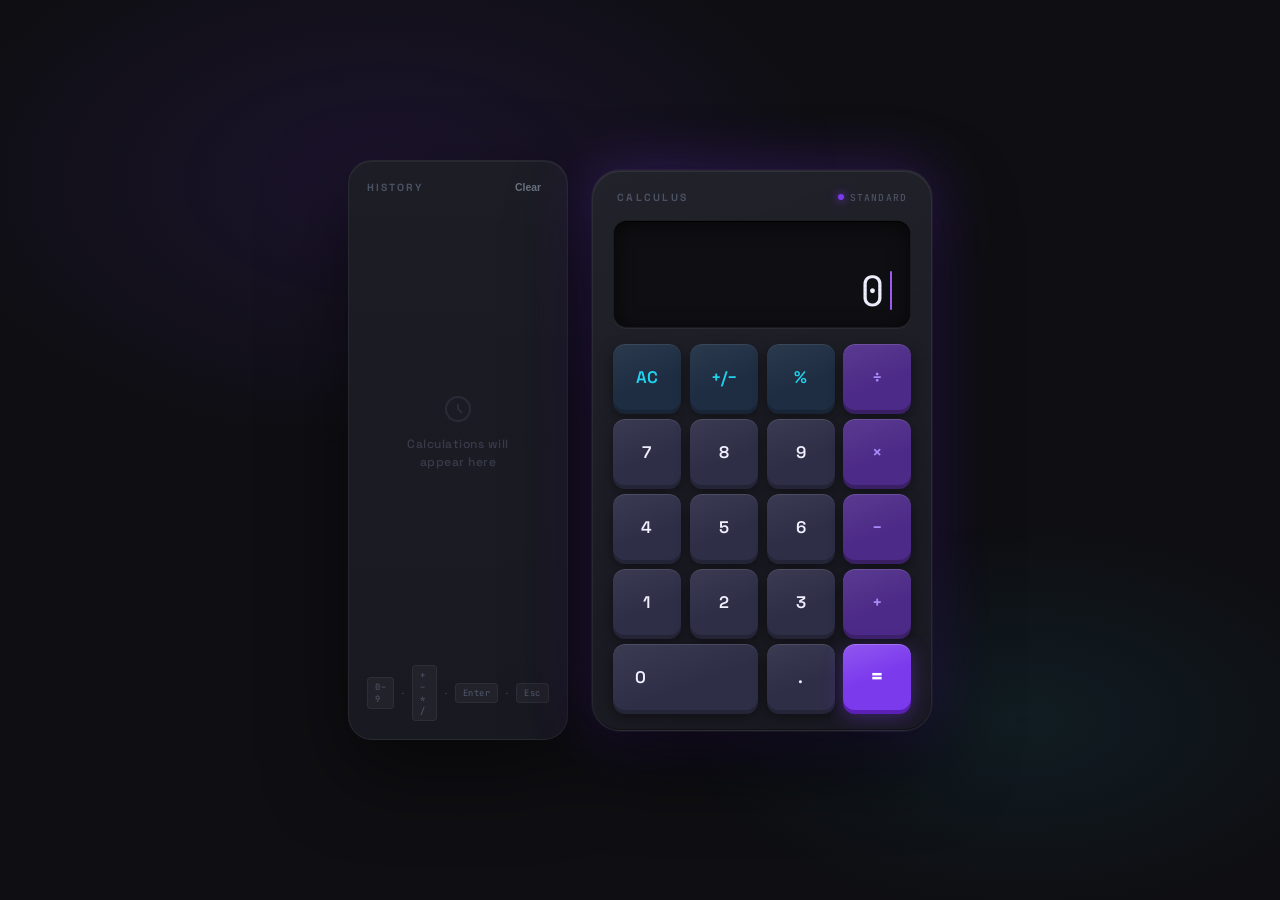
<file: CALCULATOR/index.html>
<!DOCTYPE html>
<html lang="en">
<head>
<meta charset="UTF-8"/>
<meta name="viewport" content="width=device-width, initial-scale=1.0"/>
<title>Calculus — Precision Calculator</title>
<link href="https://fonts.googleapis.com/css2?family=Space+Grotesk:wght@400;500;600;700&family=JetBrains+Mono:wght@300;400;500;600&display=swap" rel="stylesheet"/>
<link rel="stylesheet" href="style.css">
</head>
<body>

<div class="scene">

  <!-- ══ HISTORY PANEL ══════════════════════════════ -->
  <aside class="history-panel" id="historyPanel">
    <div class="history-header">
      <span class="history-title">History</span>
      <button class="history-clear" id="clearHistory">Clear</button>
    </div>
    <div class="history-list" id="historyList">
      <div class="history-empty" id="historyEmpty">
        <svg width="32" height="32" viewBox="0 0 24 24" fill="none" stroke="currentColor" stroke-width="1.5">
          <path d="M12 8v4l3 3m6-3a9 9 0 1 1-18 0 9 9 0 0 1 18 0z"/>
        </svg>
        <p>Calculations will<br/>appear here</p>
      </div>
    </div>
    <div class="kb-hint">
      <span class="kb-badge">0–9</span>
      <span class="kb-sep">·</span>
      <span class="kb-badge">+ – * /</span>
      <span class="kb-sep">·</span>
      <span class="kb-badge">Enter</span>
      <span class="kb-sep">·</span>
      <span class="kb-badge">Esc</span>
    </div>
  </aside>

  <!-- ══ CALCULATOR ════════════════════════════════ -->
  <main class="calc" id="calc">

    <!-- Brand strip -->
    <div class="calc-brand">
      <span class="brand-name">Calculus</span>
      <div class="brand-mode">
        <div class="mode-dot"></div>
        <span class="mode-label" id="modeLabel">Standard</span>
      </div>
    </div>

    <!-- Display -->
    <div class="display" id="display">
      <div class="display-expr" id="displayExpr">&nbsp;</div>
      <div class="display-main">
        <div class="display-number large" id="displayNumber">0</div>
        <div class="cursor" id="cursor"></div>
      </div>
    </div>

    <!-- Button Grid -->
    <div class="grid" id="grid">
      <!-- Row 1: utility -->
      <button class="key key-fn" data-action="clear"      tabindex="0"><div class="key-inner"><span class="sym">AC</span></div></button>
      <button class="key key-fn" data-action="sign"       tabindex="0"><div class="key-inner"><span class="sym">+/−</span></div></button>
      <button class="key key-fn" data-action="percent"    tabindex="0"><div class="key-inner"><span class="sym">%</span></div></button>
      <button class="key key-op" data-action="operator" data-value="÷" tabindex="0"><div class="key-inner"><span class="sym">÷</span></div></button>

      <!-- Row 2 -->
      <button class="key" data-action="digit" data-value="7" tabindex="0"><div class="key-inner"><span class="sym">7</span></div></button>
      <button class="key" data-action="digit" data-value="8" tabindex="0"><div class="key-inner"><span class="sym">8</span></div></button>
      <button class="key" data-action="digit" data-value="9" tabindex="0"><div class="key-inner"><span class="sym">9</span></div></button>
      <button class="key key-op" data-action="operator" data-value="×" tabindex="0"><div class="key-inner"><span class="sym">×</span></div></button>

      <!-- Row 3 -->
      <button class="key" data-action="digit" data-value="4" tabindex="0"><div class="key-inner"><span class="sym">4</span></div></button>
      <button class="key" data-action="digit" data-value="5" tabindex="0"><div class="key-inner"><span class="sym">5</span></div></button>
      <button class="key" data-action="digit" data-value="6" tabindex="0"><div class="key-inner"><span class="sym">6</span></div></button>
      <button class="key key-op" data-action="operator" data-value="−" tabindex="0"><div class="key-inner"><span class="sym">−</span></div></button>

      <!-- Row 4 -->
      <button class="key" data-action="digit" data-value="1" tabindex="0"><div class="key-inner"><span class="sym">1</span></div></button>
      <button class="key" data-action="digit" data-value="2" tabindex="0"><div class="key-inner"><span class="sym">2</span></div></button>
      <button class="key" data-action="digit" data-value="3" tabindex="0"><div class="key-inner"><span class="sym">3</span></div></button>
      <button class="key key-op" data-action="operator" data-value="+" tabindex="0"><div class="key-inner"><span class="sym">+</span></div></button>

      <!-- Row 5 -->
      <button class="key key-wide" data-action="digit" data-value="0" tabindex="0"><div class="key-inner" style="justify-content:flex-start;padding-left:22px"><span class="sym">0</span></div></button>
      <button class="key" data-action="decimal"   tabindex="0"><div class="key-inner"><span class="sym">.</span></div></button>
      <button class="key key-eq"  data-action="equals"   tabindex="0"><div class="key-inner"><span class="sym">=</span></div></button>
    </div>

  </main>

</div>
<script src="script.js"></script>
</body>
</html>
</file>
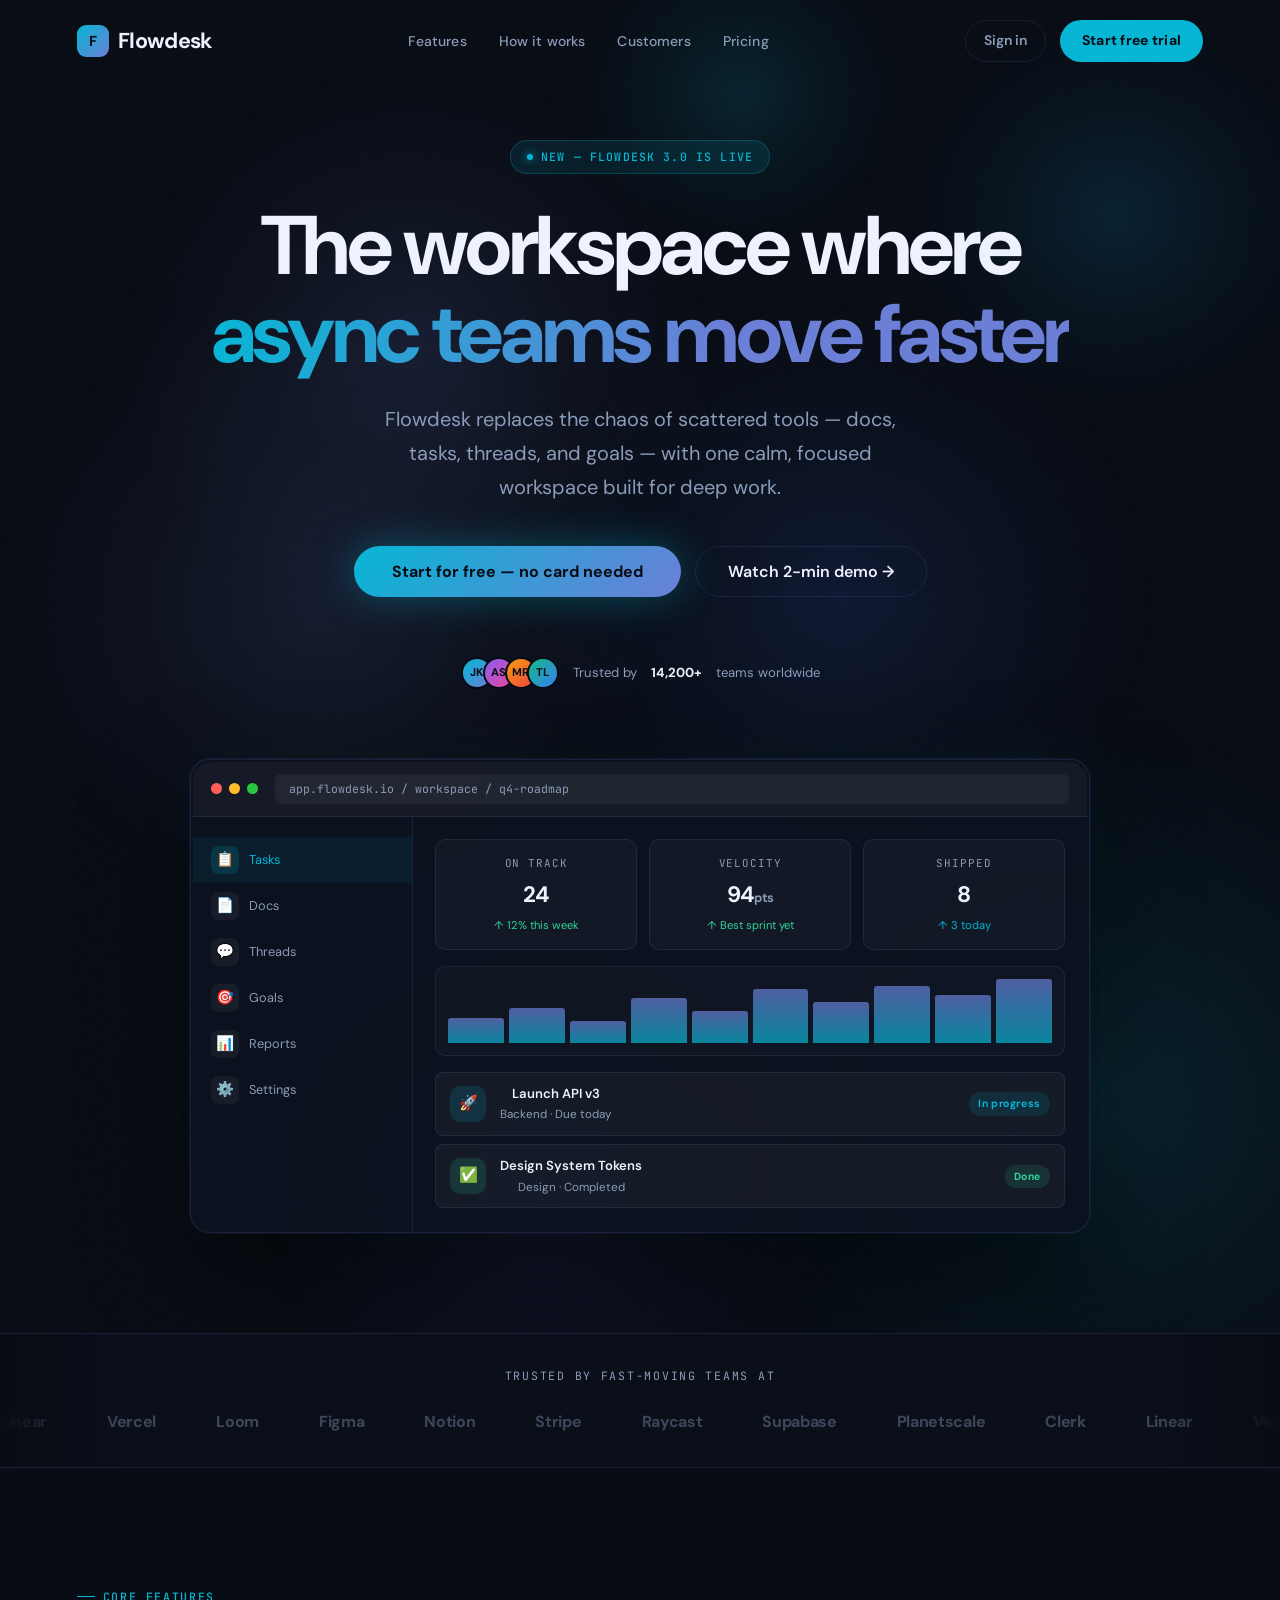
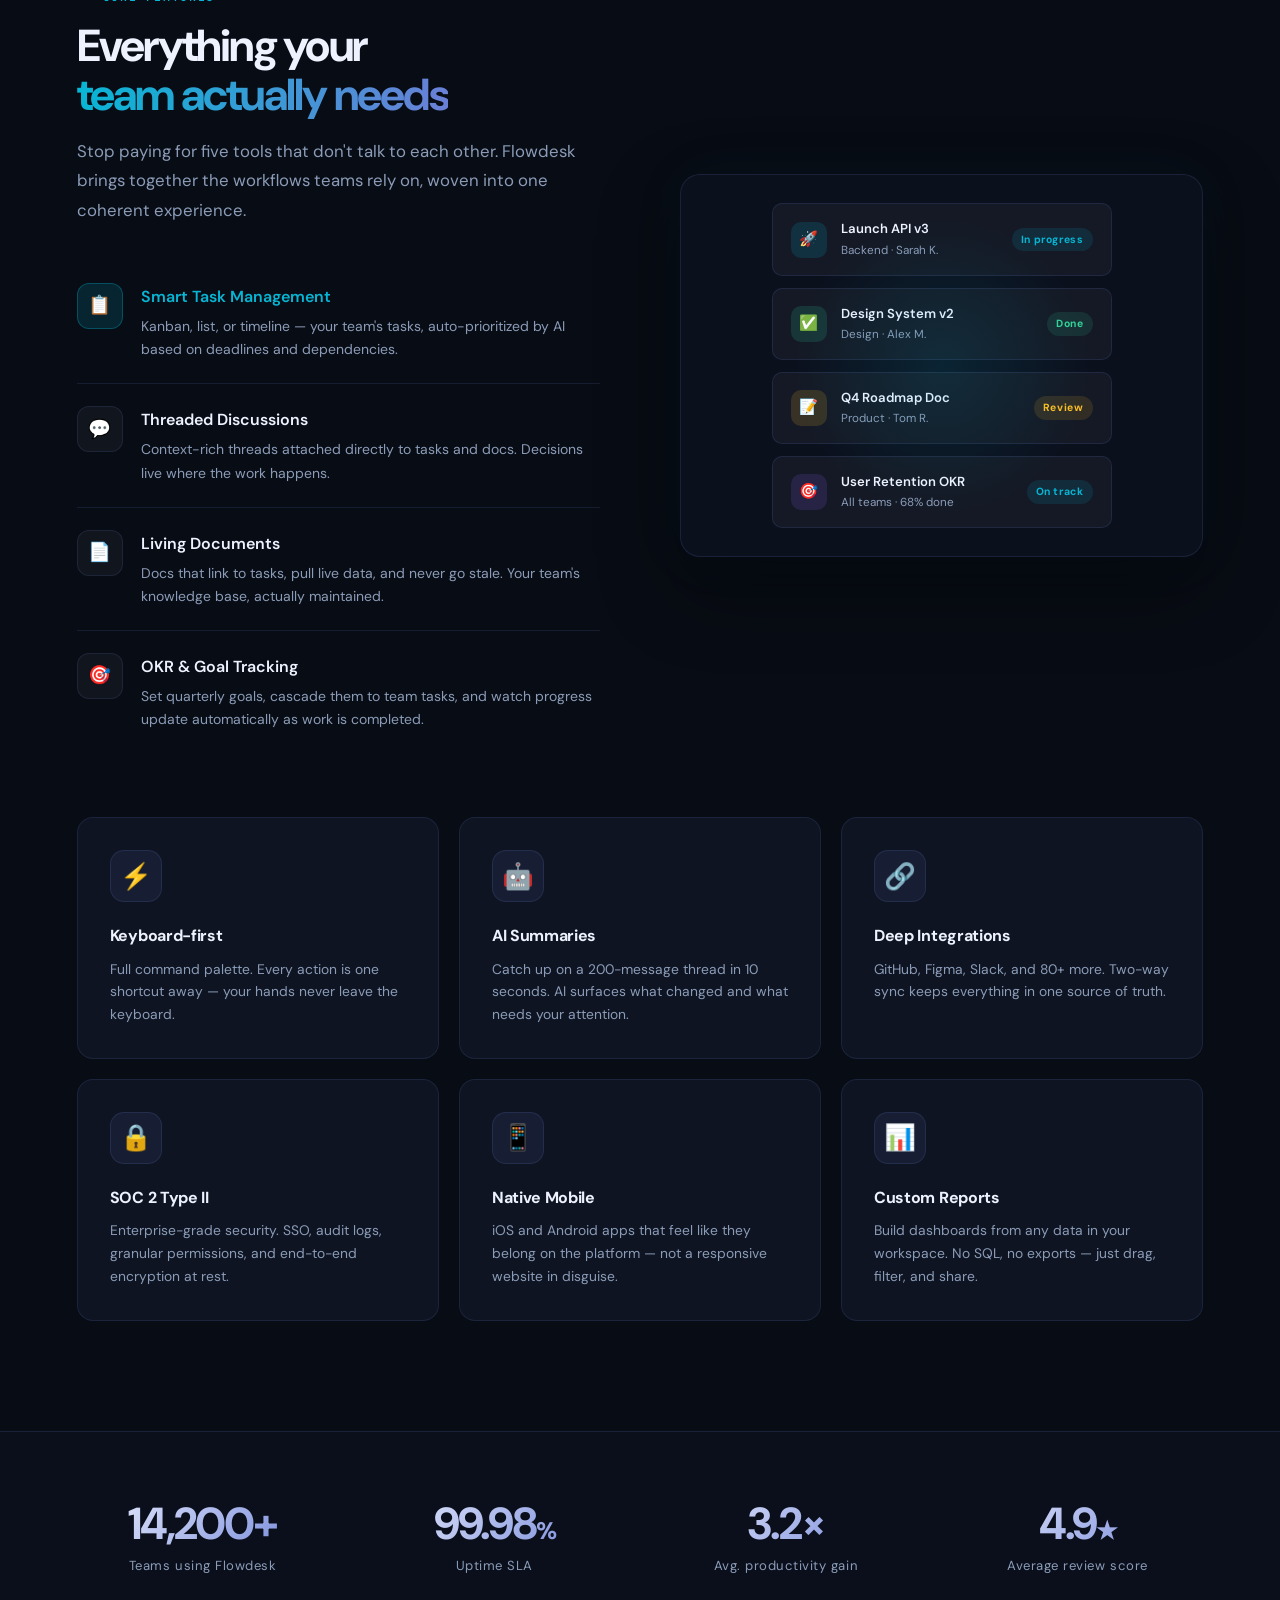
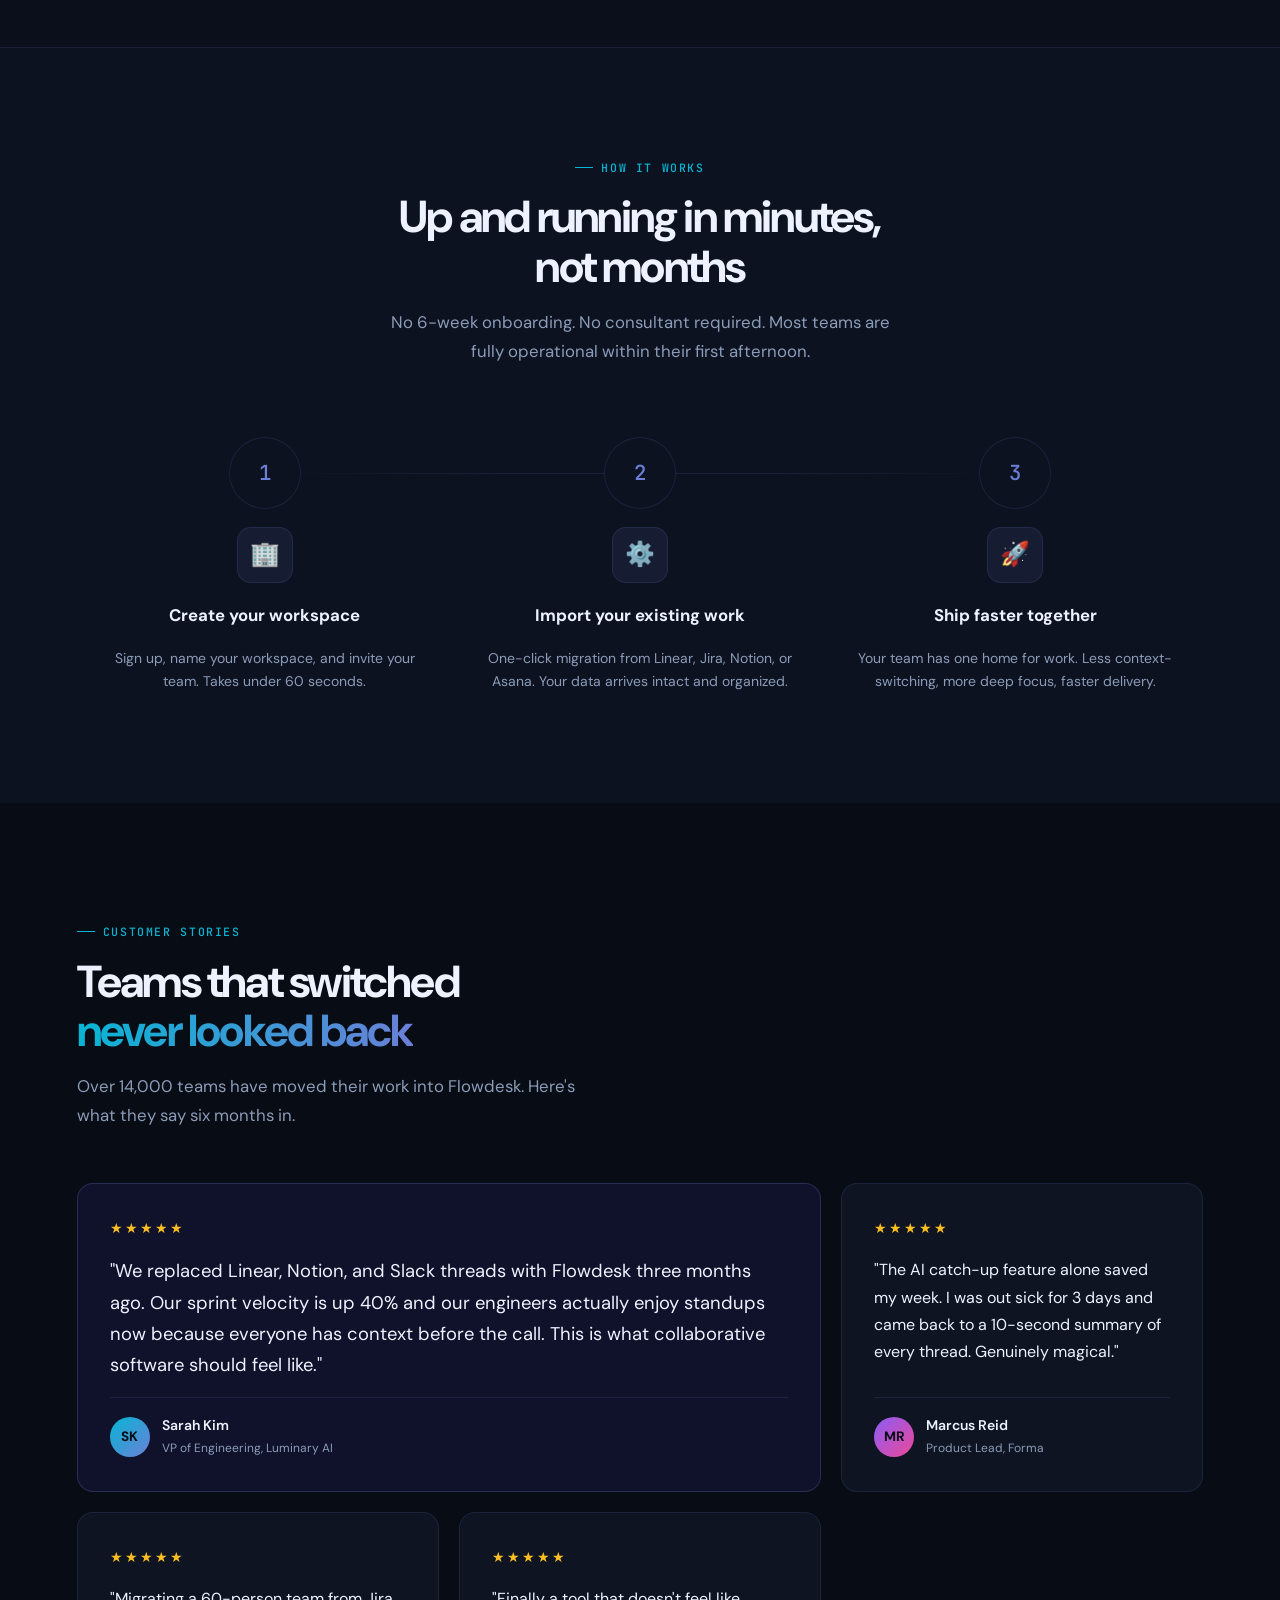
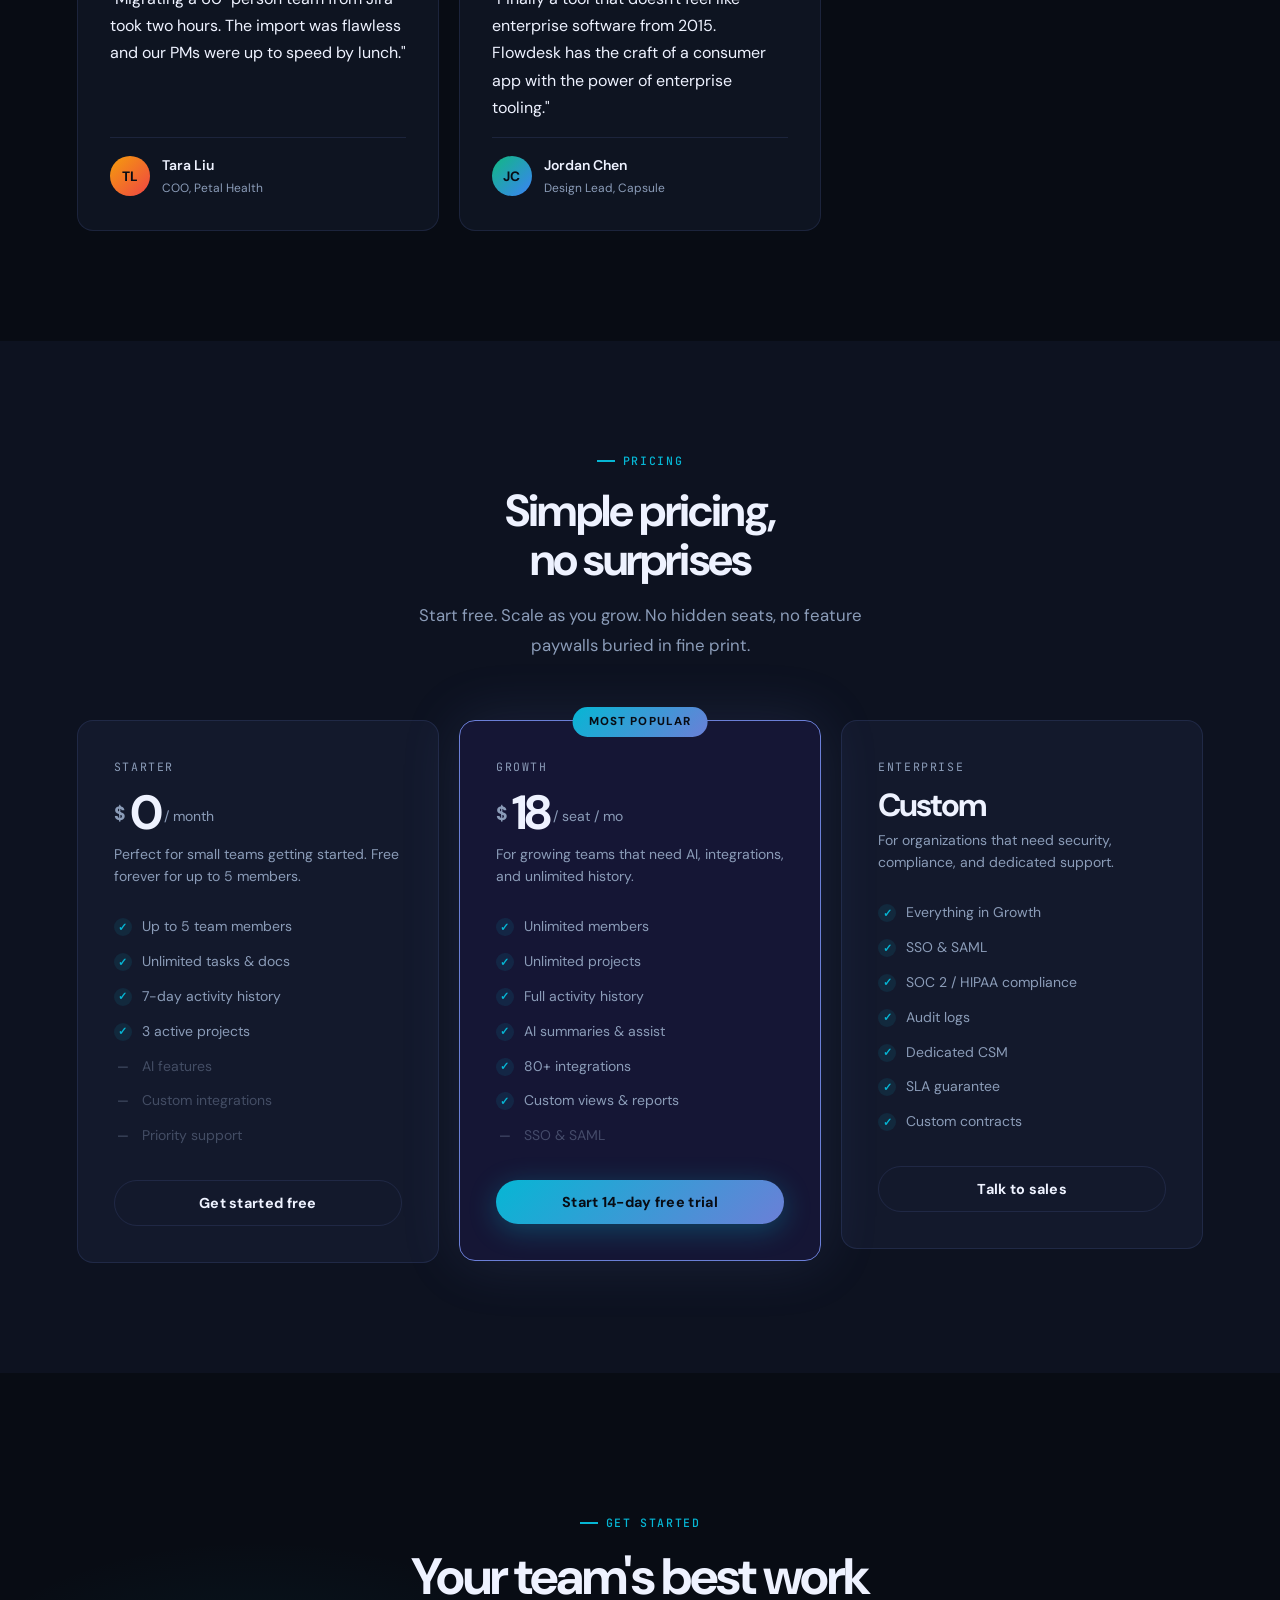
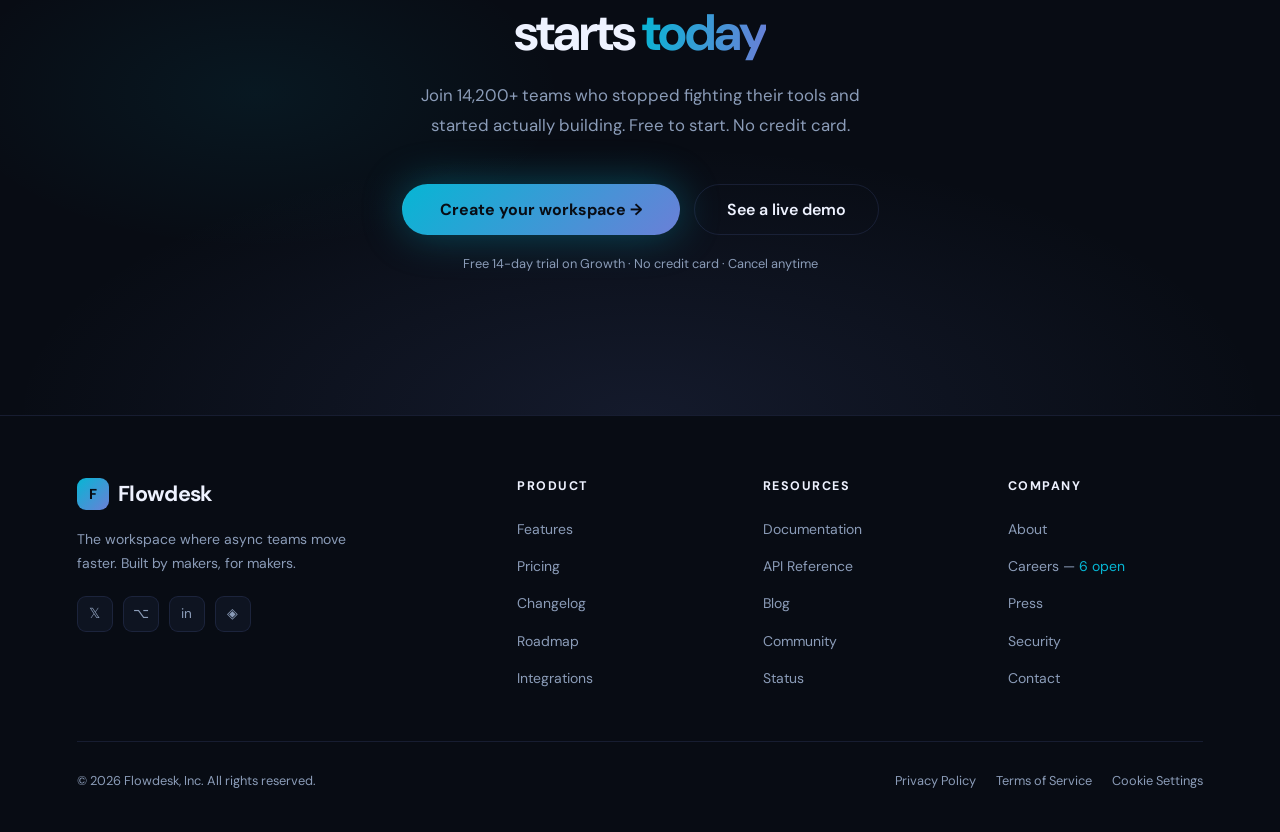
<file: LANDING PAGE/index.html>
<!DOCTYPE html>
<html lang="en">
<head>
<meta charset="UTF-8"/>
<meta name="viewport" content="width=device-width, initial-scale=1.0"/>
<title>Flowdesk — Where Async Teams Thrive</title>
<link href="https://fonts.googleapis.com/css2?family=DM+Sans:ital,opsz,wght@0,9..40,300;0,9..40,400;0,9..40,500;0,9..40,600;1,9..40,400&family=JetBrains+Mono:wght@400;500&display=swap" rel="stylesheet"/>
<link rel="stylesheet" href="style.css">
</head>
<body>

<!-- NAV -->
<nav id="navbar">
  <div class="logo">
    <div class="logo-mark">F</div>
    Flowdesk
  </div>
  <ul class="nav-links">
    <li><a href="#features">Features</a></li>
    <li><a href="#how">How it works</a></li>
    <li><a href="#testimonials">Customers</a></li>
    <li><a href="#pricing">Pricing</a></li>
  </ul>
  <div class="nav-right">
    <a href="#" class="nav-ghost">Sign in</a>
    <a href="#" class="nav-cta" onclick="showToast('Starting your free trial! ✨')">Start free trial</a>
  </div>
  <button class="hamburger" id="hamburger" aria-label="Menu">
    <span></span><span></span><span></span>
  </button>
</nav>

<!-- HERO -->
<section id="hero">
  <canvas id="mesh-canvas"></canvas>
  <div class="hero-noise"></div>

  <div class="hero-content fu in">
    <div class="hero-badge">New — Flowdesk 3.0 is live</div>
    <h1 class="hero-h1">
      The workspace where<br/>
      <em>async teams move faster</em>
    </h1>
    <p class="hero-sub">
      Flowdesk replaces the chaos of scattered tools — docs, tasks, threads, and goals — 
      with one calm, focused workspace built for deep work.
    </p>
    <div class="hero-cta-row">
      <button class="btn-hero" onclick="showToast('Free trial started — no credit card needed ✨')">
        Start for free — no card needed
      </button>
      <button class="btn-hero-ghost" onclick="showToast('Demo loading...')">Watch 2-min demo →</button>
    </div>
    <div class="hero-proof">
      <div class="proof-avatars">
        <div class="proof-avatar" style="background:linear-gradient(135deg,#06B6D4,#6B7FD7)">JK</div>
        <div class="proof-avatar" style="background:linear-gradient(135deg,#8B5CF6,#EC4899)">AS</div>
        <div class="proof-avatar" style="background:linear-gradient(135deg,#F59E0B,#EF4444)">MR</div>
        <div class="proof-avatar" style="background:linear-gradient(135deg,#10B981,#3B82F6)">TL</div>
      </div>
      Trusted by <strong style="color:var(--warm-white);margin:0 4px;">14,200+</strong> teams worldwide
    </div>
  </div>

  <!-- Mini Dashboard mockup -->
  <div class="hero-dashboard fu in">
    <div class="dashboard-bar">
      <div class="db-dot" style="background:#FF5F57"></div>
      <div class="db-dot" style="background:#FFBD2E"></div>
      <div class="db-dot" style="background:#28C840"></div>
      <div class="db-url">app.flowdesk.io / workspace / q4-roadmap</div>
    </div>
    <div class="dashboard-inner">
      <div class="dash-sidebar">
        <div class="dash-nav-item active">
          <div class="dni-icon">📋</div>Tasks
        </div>
        <div class="dash-nav-item">
          <div class="dni-icon">📄</div>Docs
        </div>
        <div class="dash-nav-item">
          <div class="dni-icon">💬</div>Threads
        </div>
        <div class="dash-nav-item">
          <div class="dni-icon">🎯</div>Goals
        </div>
        <div class="dash-nav-item">
          <div class="dni-icon">📊</div>Reports
        </div>
        <div class="dash-nav-item">
          <div class="dni-icon">⚙️</div>Settings
        </div>
      </div>
      <div class="dash-main">
        <div class="dash-stat-row">
          <div class="dash-stat">
            <div class="ds-label">On Track</div>
            <div class="ds-val">24</div>
            <div class="ds-change">↑ 12% this week</div>
          </div>
          <div class="dash-stat">
            <div class="ds-label">Velocity</div>
            <div class="ds-val">94<span style="font-size:.8rem;color:var(--muted)">pts</span></div>
            <div class="ds-change">↑ Best sprint yet</div>
          </div>
          <div class="dash-stat">
            <div class="ds-label">Shipped</div>
            <div class="ds-val">8</div>
            <div class="ds-change" style="color:#06B6D4">↑ 3 today</div>
          </div>
        </div>
        <div class="dash-chart">
          <div class="bar-col" style="height:40%"></div>
          <div class="bar-col" style="height:55%"></div>
          <div class="bar-col" style="height:35%"></div>
          <div class="bar-col" style="height:70%"></div>
          <div class="bar-col" style="height:50%"></div>
          <div class="bar-col" style="height:85%"></div>
          <div class="bar-col" style="height:65%"></div>
          <div class="bar-col" style="height:90%"></div>
          <div class="bar-col" style="height:75%"></div>
          <div class="bar-col" style="height:100%"></div>
        </div>
        <div style="display:flex;flex-direction:column;gap:8px;">
          <div class="feat-card" style="border-radius:8px;padding:10px 14px;">
            <div class="fc-avatar" style="background:rgba(6,182,212,.15)">🚀</div>
            <div><div class="fc-name">Launch API v3</div><div class="fc-task">Backend · Due today</div></div>
            <div class="fc-tag tag-prog">In progress</div>
          </div>
          <div class="feat-card" style="border-radius:8px;padding:10px 14px;">
            <div class="fc-avatar" style="background:rgba(52,211,153,.15)">✅</div>
            <div><div class="fc-name">Design System Tokens</div><div class="fc-task">Design · Completed</div></div>
            <div class="fc-tag tag-done">Done</div>
          </div>
        </div>
      </div>
    </div>
  </div>
</section>

<!-- LOGO STRIP -->
<div class="logo-strip">
  <p class="strip-label">Trusted by fast-moving teams at</p>
  <div class="strip-track">
    <span class="strip-logo">Linear</span>
    <span class="strip-logo">Vercel</span>
    <span class="strip-logo">Loom</span>
    <span class="strip-logo">Figma</span>
    <span class="strip-logo">Notion</span>
    <span class="strip-logo">Stripe</span>
    <span class="strip-logo">Raycast</span>
    <span class="strip-logo">Supabase</span>
    <span class="strip-logo">Planetscale</span>
    <span class="strip-logo">Clerk</span>
    <!-- duplicate for seamless loop -->
    <span class="strip-logo">Linear</span>
    <span class="strip-logo">Vercel</span>
    <span class="strip-logo">Loom</span>
    <span class="strip-logo">Figma</span>
    <span class="strip-logo">Notion</span>
    <span class="strip-logo">Stripe</span>
    <span class="strip-logo">Raycast</span>
    <span class="strip-logo">Supabase</span>
    <span class="strip-logo">Planetscale</span>
    <span class="strip-logo">Clerk</span>
  </div>
</div>

<!-- FEATURES — SPLIT -->
<section id="features" class="section">
  <div class="inner">
    <div class="feat-left fu">
      <div class="s-tag">Core features</div>
      <h2 class="s-title">Everything your<br/><em>team actually needs</em></h2>
      <p class="s-body">
        Stop paying for five tools that don't talk to each other. Flowdesk brings together the workflows teams rely on, woven into one coherent experience.
      </p>
      <div class="feat-list">
        <div class="feat-item active" onclick="setActive(this)">
          <div class="fi-icon-wrap">📋</div>
          <div>
            <div class="fi-title">Smart Task Management</div>
            <div class="fi-desc">Kanban, list, or timeline — your team's tasks, auto-prioritized by AI based on deadlines and dependencies.</div>
          </div>
        </div>
        <div class="feat-item" onclick="setActive(this)">
          <div class="fi-icon-wrap">💬</div>
          <div>
            <div class="fi-title">Threaded Discussions</div>
            <div class="fi-desc">Context-rich threads attached directly to tasks and docs. Decisions live where the work happens.</div>
          </div>
        </div>
        <div class="feat-item" onclick="setActive(this)">
          <div class="fi-icon-wrap">📄</div>
          <div>
            <div class="fi-title">Living Documents</div>
            <div class="fi-desc">Docs that link to tasks, pull live data, and never go stale. Your team's knowledge base, actually maintained.</div>
          </div>
        </div>
        <div class="feat-item" onclick="setActive(this)">
          <div class="fi-icon-wrap">🎯</div>
          <div>
            <div class="fi-title">OKR & Goal Tracking</div>
            <div class="fi-desc">Set quarterly goals, cascade them to team tasks, and watch progress update automatically as work is completed.</div>
          </div>
        </div>
      </div>
    </div>

    <div class="feat-right fu">
      <div class="feat-visual">
        <div class="feat-glow"></div>
        <div class="feat-cards">
          <div class="feat-card">
            <div class="fc-avatar" style="background:rgba(6,182,212,.15)">🚀</div>
            <div><div class="fc-name">Launch API v3</div><div class="fc-task">Backend · Sarah K.</div></div>
            <div class="fc-tag tag-prog">In progress</div>
          </div>
          <div class="feat-card">
            <div class="fc-avatar" style="background:rgba(52,211,153,.15)">✅</div>
            <div><div class="fc-name">Design System v2</div><div class="fc-task">Design · Alex M.</div></div>
            <div class="fc-tag tag-done">Done</div>
          </div>
          <div class="feat-card">
            <div class="fc-avatar" style="background:rgba(251,191,36,.15)">📝</div>
            <div><div class="fc-name">Q4 Roadmap Doc</div><div class="fc-task">Product · Tom R.</div></div>
            <div class="fc-tag tag-rev">Review</div>
          </div>
          <div class="feat-card">
            <div class="fc-avatar" style="background:rgba(139,92,246,.15)">🎯</div>
            <div><div class="fc-name">User Retention OKR</div><div class="fc-task">All teams · 68% done</div></div>
            <div class="fc-tag tag-prog">On track</div>
          </div>
        </div>
      </div>
    </div>
  </div>

  <!-- Secondary 6-card grid -->
  <div class="feat-grid">
    <div class="fg-card fu">
      <div class="fg-icon">⚡</div>
      <div class="fg-title">Keyboard-first</div>
      <div class="fg-desc">Full command palette. Every action is one shortcut away — your hands never leave the keyboard.</div>
    </div>
    <div class="fg-card fu">
      <div class="fg-icon">🤖</div>
      <div class="fg-title">AI Summaries</div>
      <div class="fg-desc">Catch up on a 200-message thread in 10 seconds. AI surfaces what changed and what needs your attention.</div>
    </div>
    <div class="fg-card fu">
      <div class="fg-icon">🔗</div>
      <div class="fg-title">Deep Integrations</div>
      <div class="fg-desc">GitHub, Figma, Slack, and 80+ more. Two-way sync keeps everything in one source of truth.</div>
    </div>
    <div class="fg-card fu">
      <div class="fg-icon">🔒</div>
      <div class="fg-title">SOC 2 Type II</div>
      <div class="fg-desc">Enterprise-grade security. SSO, audit logs, granular permissions, and end-to-end encryption at rest.</div>
    </div>
    <div class="fg-card fu">
      <div class="fg-icon">📱</div>
      <div class="fg-title">Native Mobile</div>
      <div class="fg-desc">iOS and Android apps that feel like they belong on the platform — not a responsive website in disguise.</div>
    </div>
    <div class="fg-card fu">
      <div class="fg-icon">📊</div>
      <div class="fg-title">Custom Reports</div>
      <div class="fg-desc">Build dashboards from any data in your workspace. No SQL, no exports — just drag, filter, and share.</div>
    </div>
  </div>
</section>

<!-- STATS BAND -->
<div class="stats-band">
  <div class="stat-block fu">
    <div class="sb-num">14,200<span style="color:var(--cyan)">+</span></div>
    <div class="sb-label">Teams using Flowdesk</div>
  </div>
  <div class="stat-block fu">
    <div class="sb-num">99.98<span style="font-size:1.5rem">%</span></div>
    <div class="sb-label">Uptime SLA</div>
  </div>
  <div class="stat-block fu">
    <div class="sb-num">3.2<span style="color:var(--cyan)">×</span></div>
    <div class="sb-label">Avg. productivity gain</div>
  </div>
  <div class="stat-block fu">
    <div class="sb-num">4.9<span style="font-size:1.5rem">★</span></div>
    <div class="sb-label">Average review score</div>
  </div>
</div>

<!-- HOW IT WORKS -->
<section id="how" class="section section-alt">
  <div class="s-tag" style="justify-content:center;display:flex;">How it works</div>
  <h2 class="s-title" style="text-align:center;">Up and running in minutes,<br/>not months</h2>
  <p class="s-body" style="text-align:center;">
    No 6-week onboarding. No consultant required. Most teams are fully operational within their first afternoon.
  </p>
  <div class="how-steps">
    <div class="how-step fu">
      <div class="hs-num">1</div>
      <div class="hs-icon">🏢</div>
      <div class="hs-title">Create your workspace</div>
      <div class="hs-desc">Sign up, name your workspace, and invite your team. Takes under 60 seconds.</div>
    </div>
    <div class="how-step fu">
      <div class="hs-num">2</div>
      <div class="hs-icon">⚙️</div>
      <div class="hs-title">Import your existing work</div>
      <div class="hs-desc">One-click migration from Linear, Jira, Notion, or Asana. Your data arrives intact and organized.</div>
    </div>
    <div class="how-step fu">
      <div class="hs-num">3</div>
      <div class="hs-icon">🚀</div>
      <div class="hs-title">Ship faster together</div>
      <div class="hs-desc">Your team has one home for work. Less context-switching, more deep focus, faster delivery.</div>
    </div>
  </div>
</section>

<!-- TESTIMONIALS -->
<section id="testimonials" class="section">
  <div class="s-tag fu">Customer stories</div>
  <h2 class="s-title fu">Teams that switched<br/><em>never looked back</em></h2>
  <p class="s-body fu" style="margin-bottom:52px;">
    Over 14,000 teams have moved their work into Flowdesk. Here's what they say six months in.
  </p>
  <div class="testi-grid">
    <div class="testi-card featured fu">
      <div class="stars">★★★★★</div>
      <div class="testi-quote">
        "We replaced Linear, Notion, and Slack threads with Flowdesk three months ago. Our sprint velocity is up 40% and our engineers actually enjoy standups now because everyone has context before the call. This is what collaborative software should feel like."
      </div>
      <div class="testi-author">
        <div class="ta-avatar" style="background:linear-gradient(135deg,#06B6D4,#6B7FD7)">SK</div>
        <div>
          <div class="ta-name">Sarah Kim</div>
          <div class="ta-role">VP of Engineering, Luminary AI</div>
        </div>
      </div>
    </div>
    <div class="testi-card fu">
      <div class="stars">★★★★★</div>
      <div class="testi-quote">
        "The AI catch-up feature alone saved my week. I was out sick for 3 days and came back to a 10-second summary of every thread. Genuinely magical."
      </div>
      <div class="testi-author">
        <div class="ta-avatar" style="background:linear-gradient(135deg,#8B5CF6,#EC4899)">MR</div>
        <div>
          <div class="ta-name">Marcus Reid</div>
          <div class="ta-role">Product Lead, Forma</div>
        </div>
      </div>
    </div>
    <div class="testi-card fu">
      <div class="stars">★★★★★</div>
      <div class="testi-quote">
        "Migrating a 60-person team from Jira took two hours. The import was flawless and our PMs were up to speed by lunch."
      </div>
      <div class="testi-author">
        <div class="ta-avatar" style="background:linear-gradient(135deg,#F59E0B,#EF4444)">TL</div>
        <div>
          <div class="ta-name">Tara Liu</div>
          <div class="ta-role">COO, Petal Health</div>
        </div>
      </div>
    </div>
    <div class="testi-card fu">
      <div class="stars">★★★★★</div>
      <div class="testi-quote">
        "Finally a tool that doesn't feel like enterprise software from 2015. Flowdesk has the craft of a consumer app with the power of enterprise tooling."
      </div>
      <div class="testi-author">
        <div class="ta-avatar" style="background:linear-gradient(135deg,#10B981,#3B82F6)">JC</div>
        <div>
          <div class="ta-name">Jordan Chen</div>
          <div class="ta-role">Design Lead, Capsule</div>
        </div>
      </div>
    </div>
  </div>
</section>

<!-- PRICING -->
<section id="pricing" class="section section-alt">
  <div class="s-tag fu" style="justify-content:center;display:flex;">Pricing</div>
  <h2 class="s-title fu">Simple pricing,<br/>no surprises</h2>
  <p class="s-body fu" style="max-width:460px;">
    Start free. Scale as you grow. No hidden seats, no feature paywalls buried in fine print.
  </p>
  <div class="pricing-grid" style="margin-top:52px;">
    <div class="pricing-card fu">
      <div class="pc-plan">Starter</div>
      <div class="pc-price">
        <span class="pc-dollar">$</span>
        <span class="pc-amount">0</span>
        <span class="pc-per">/ month</span>
      </div>
      <div class="pc-desc">Perfect for small teams getting started. Free forever for up to 5 members.</div>
      <ul class="pc-features">
        <li>Up to 5 team members</li>
        <li>Unlimited tasks & docs</li>
        <li>7-day activity history</li>
        <li>3 active projects</li>
        <li class="muted">AI features</li>
        <li class="muted">Custom integrations</li>
        <li class="muted">Priority support</li>
      </ul>
      <button class="btn-plan" onclick="showToast('Opening signup for Starter...')">Get started free</button>
    </div>
    <div class="pricing-card popular fu">
      <span class="popular-badge">Most popular</span>
      <div class="pc-plan">Growth</div>
      <div class="pc-price">
        <span class="pc-dollar">$</span>
        <span class="pc-amount">18</span>
        <span class="pc-per">/ seat / mo</span>
      </div>
      <div class="pc-desc">For growing teams that need AI, integrations, and unlimited history.</div>
      <ul class="pc-features">
        <li>Unlimited members</li>
        <li>Unlimited projects</li>
        <li>Full activity history</li>
        <li>AI summaries & assist</li>
        <li>80+ integrations</li>
        <li>Custom views & reports</li>
        <li class="muted">SSO & SAML</li>
      </ul>
      <button class="btn-plan btn-plan-primary" onclick="showToast('Starting Growth trial — 14 days free ✨')">Start 14-day free trial</button>
    </div>
    <div class="pricing-card fu">
      <div class="pc-plan">Enterprise</div>
      <div class="pc-price">
        <span class="pc-amount" style="font-size:2rem;padding-bottom:2px;">Custom</span>
      </div>
      <div class="pc-desc">For organizations that need security, compliance, and dedicated support.</div>
      <ul class="pc-features">
        <li>Everything in Growth</li>
        <li>SSO & SAML</li>
        <li>SOC 2 / HIPAA compliance</li>
        <li>Audit logs</li>
        <li>Dedicated CSM</li>
        <li>SLA guarantee</li>
        <li>Custom contracts</li>
      </ul>
      <button class="btn-plan" onclick="showToast('Opening enterprise inquiry...')">Talk to sales</button>
    </div>
  </div>
</section>

<!-- CTA -->
<section id="cta">
  <div class="cta-bg"></div>
  <div class="cta-content">
    <div class="s-tag fu" style="justify-content:center;display:flex;">Get started</div>
    <h2 class="s-title fu">
      Your team's best work<br/>starts <em>today</em>
    </h2>
    <p class="s-body fu" style="max-width:480px;">
      Join 14,200+ teams who stopped fighting their tools and started actually building. Free to start. No credit card.
    </p>
    <div class="cta-btns fu">
      <button class="btn-hero" onclick="showToast('Welcome to Flowdesk! Creating your workspace... 🚀')">
        Create your workspace →
      </button>
      <button class="btn-hero-ghost" onclick="showToast('Opening live demo...')">
        See a live demo
      </button>
    </div>
    <p class="cta-note fu">Free 14-day trial on Growth · No credit card · Cancel anytime</p>
  </div>
</section>

<!-- FOOTER -->
<footer>
  <div class="footer-top">
    <div class="footer-brand">
      <div class="logo">
        <div class="logo-mark">F</div>
        Flowdesk
      </div>
      <p>The workspace where async teams move faster. Built by makers, for makers.</p>
      <div class="footer-social">
        <a href="#" class="fsoc" title="Twitter">𝕏</a>
        <a href="#" class="fsoc" title="GitHub">⌥</a>
        <a href="#" class="fsoc" title="LinkedIn">in</a>
        <a href="#" class="fsoc" title="Discord">◈</a>
      </div>
    </div>
    <div class="footer-col">
      <h4>Product</h4>
      <ul>
        <li><a href="#">Features</a></li>
        <li><a href="#">Pricing</a></li>
        <li><a href="#">Changelog</a></li>
        <li><a href="#">Roadmap</a></li>
        <li><a href="#">Integrations</a></li>
      </ul>
    </div>
    <div class="footer-col">
      <h4>Resources</h4>
      <ul>
        <li><a href="#">Documentation</a></li>
        <li><a href="#">API Reference</a></li>
        <li><a href="#">Blog</a></li>
        <li><a href="#">Community</a></li>
        <li><a href="#">Status</a></li>
      </ul>
    </div>
    <div class="footer-col">
      <h4>Company</h4>
      <ul>
        <li><a href="#">About</a></li>
        <li><a href="#">Careers — <span style="color:var(--cyan)">6 open</span></a></li>
        <li><a href="#">Press</a></li>
        <li><a href="#">Security</a></li>
        <li><a href="#">Contact</a></li>
      </ul>
    </div>
  </div>
  <div class="footer-bottom">
    <p class="footer-copy">© 2026 Flowdesk, Inc. All rights reserved.</p>
    <div class="footer-bottom-links">
      <a href="#">Privacy Policy</a>
      <a href="#">Terms of Service</a>
      <a href="#">Cookie Settings</a>
    </div>
  </div>
</footer>

<!-- TOAST -->
<div class="toast" id="toast"></div>
<script src="script.js"></script>
</body>
</html>
</file>
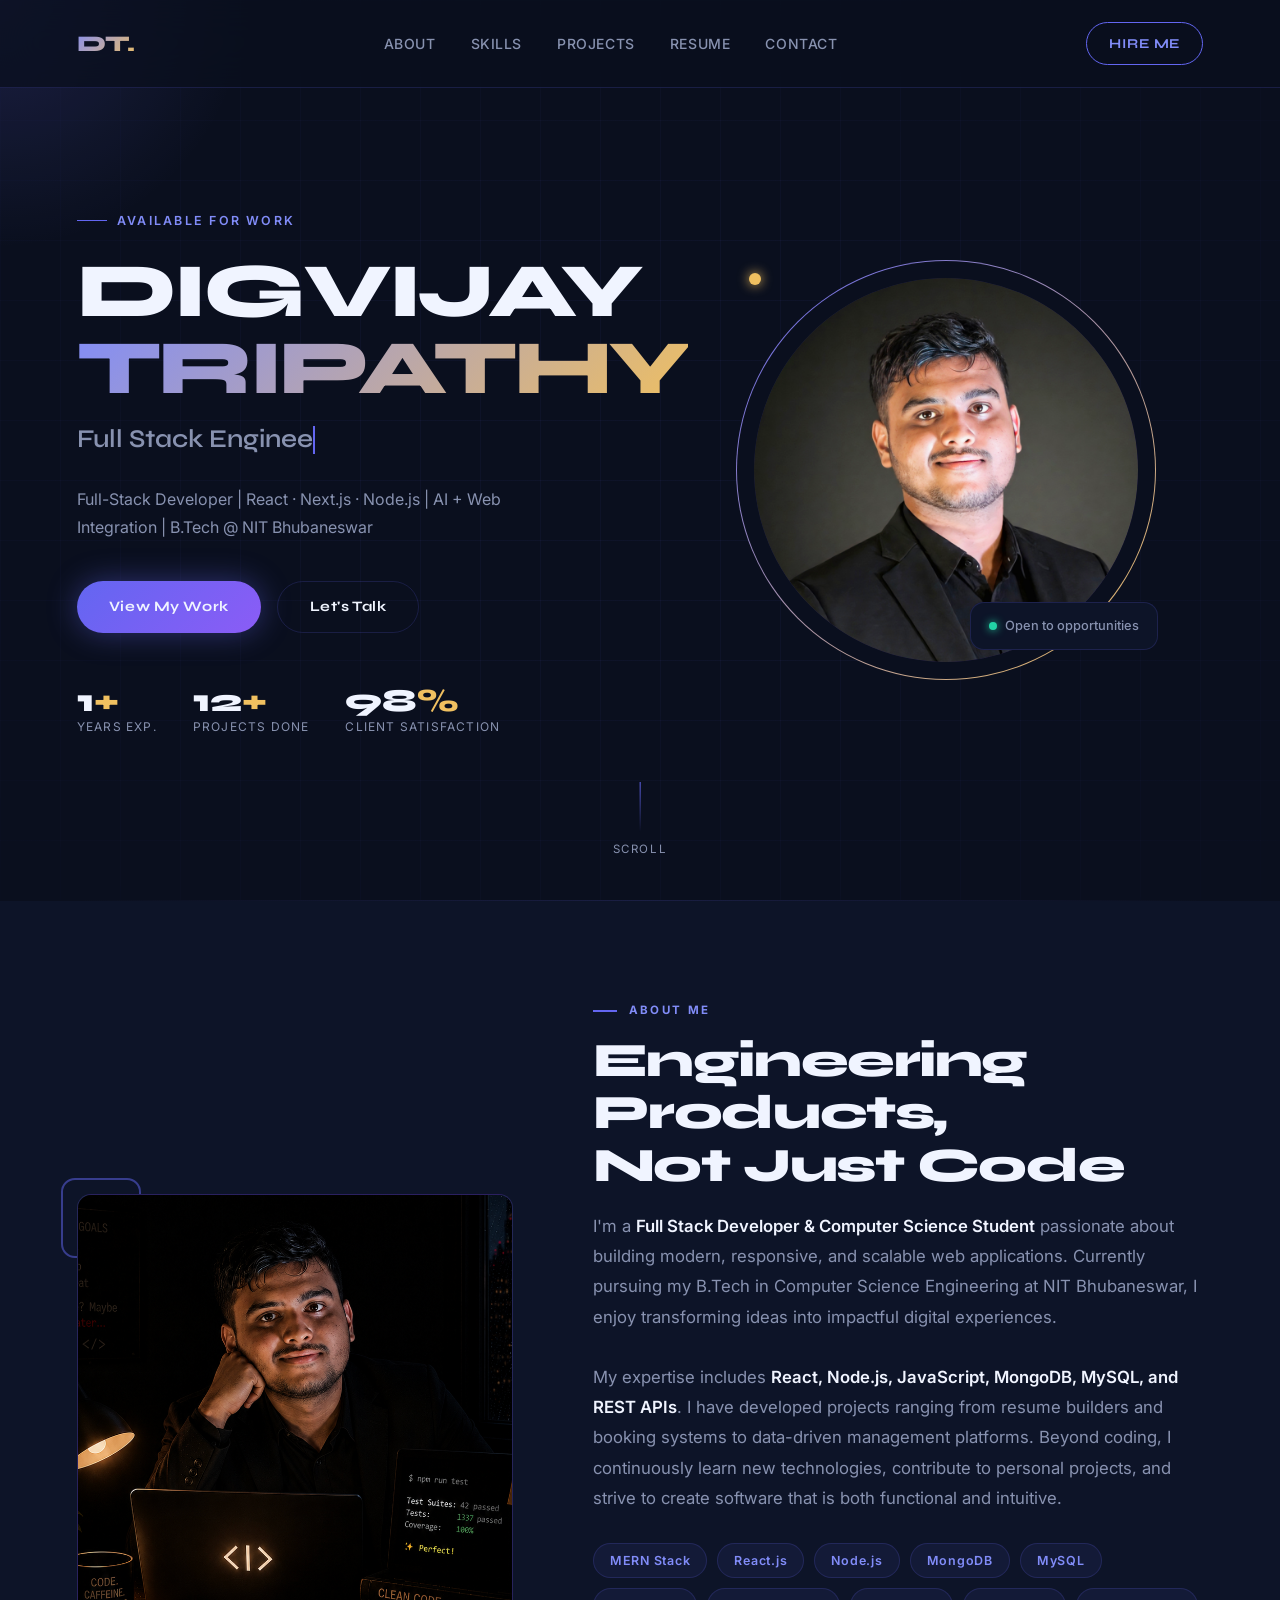
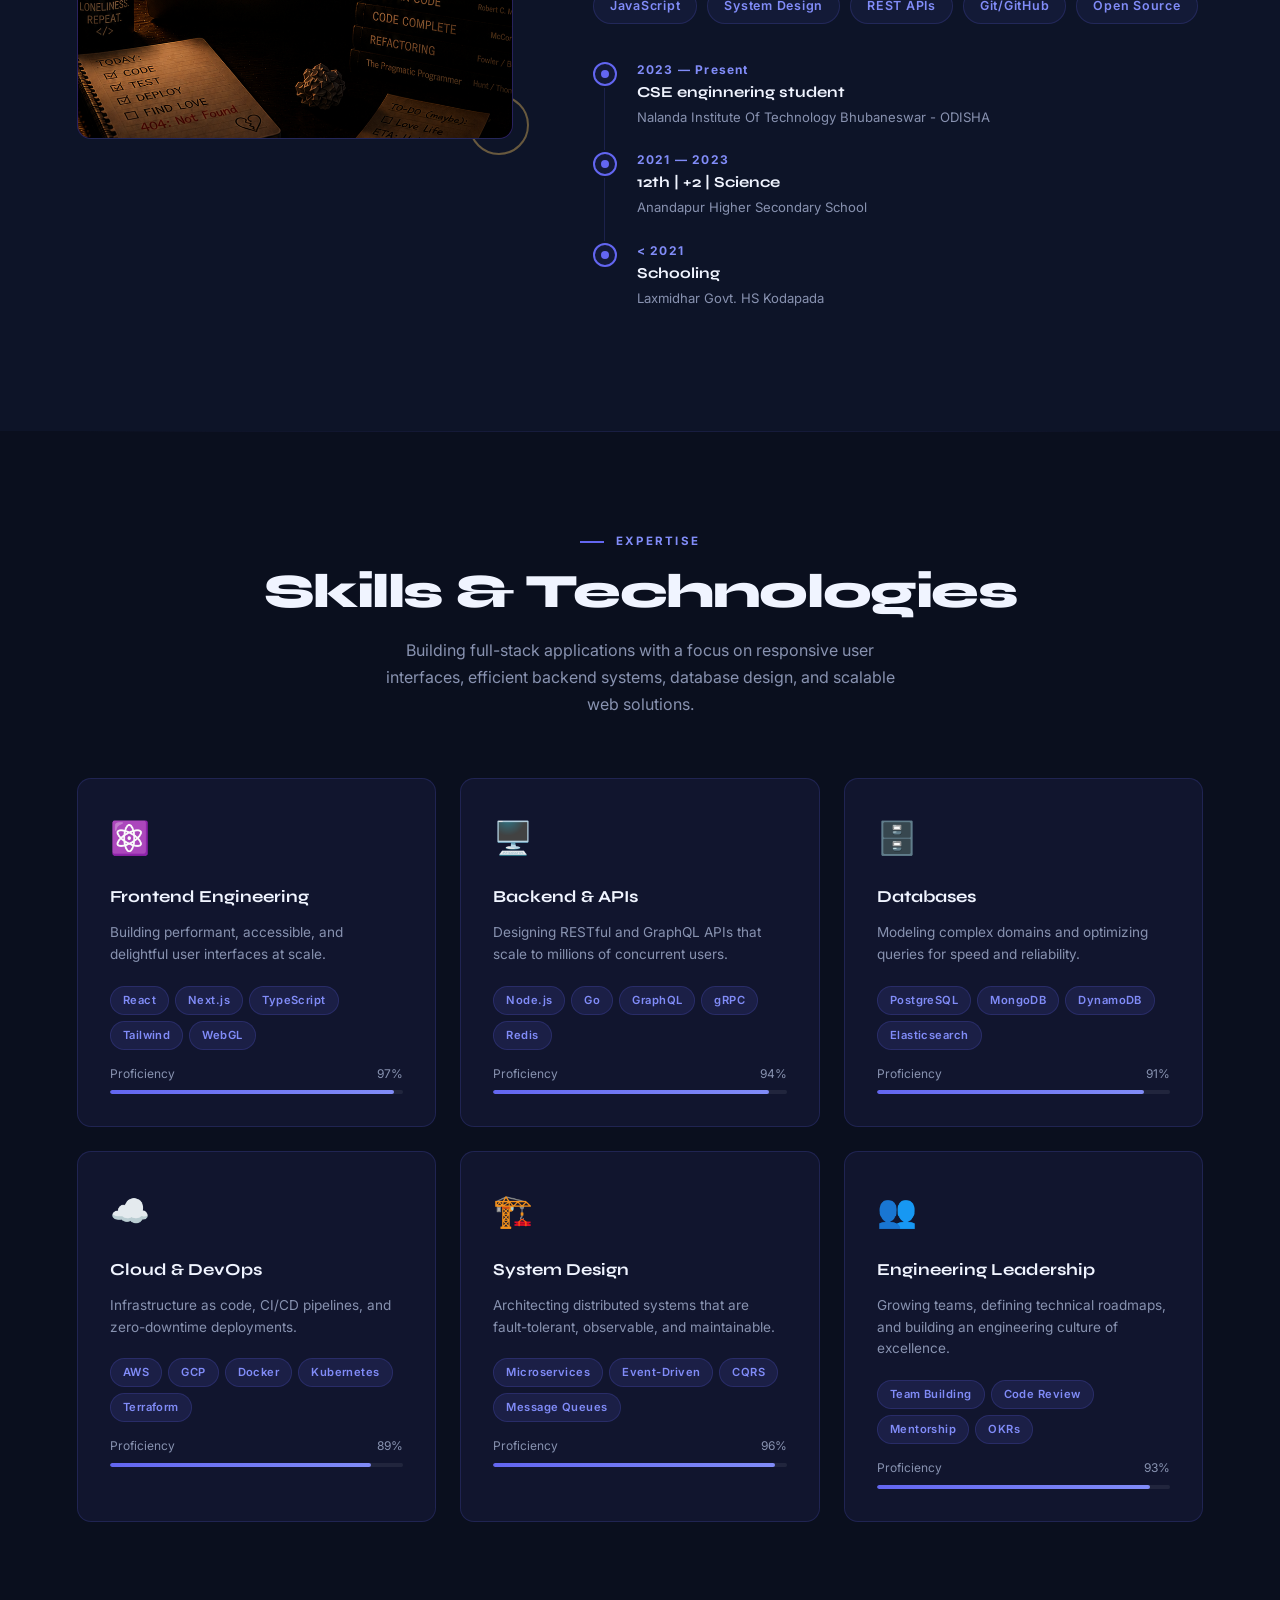
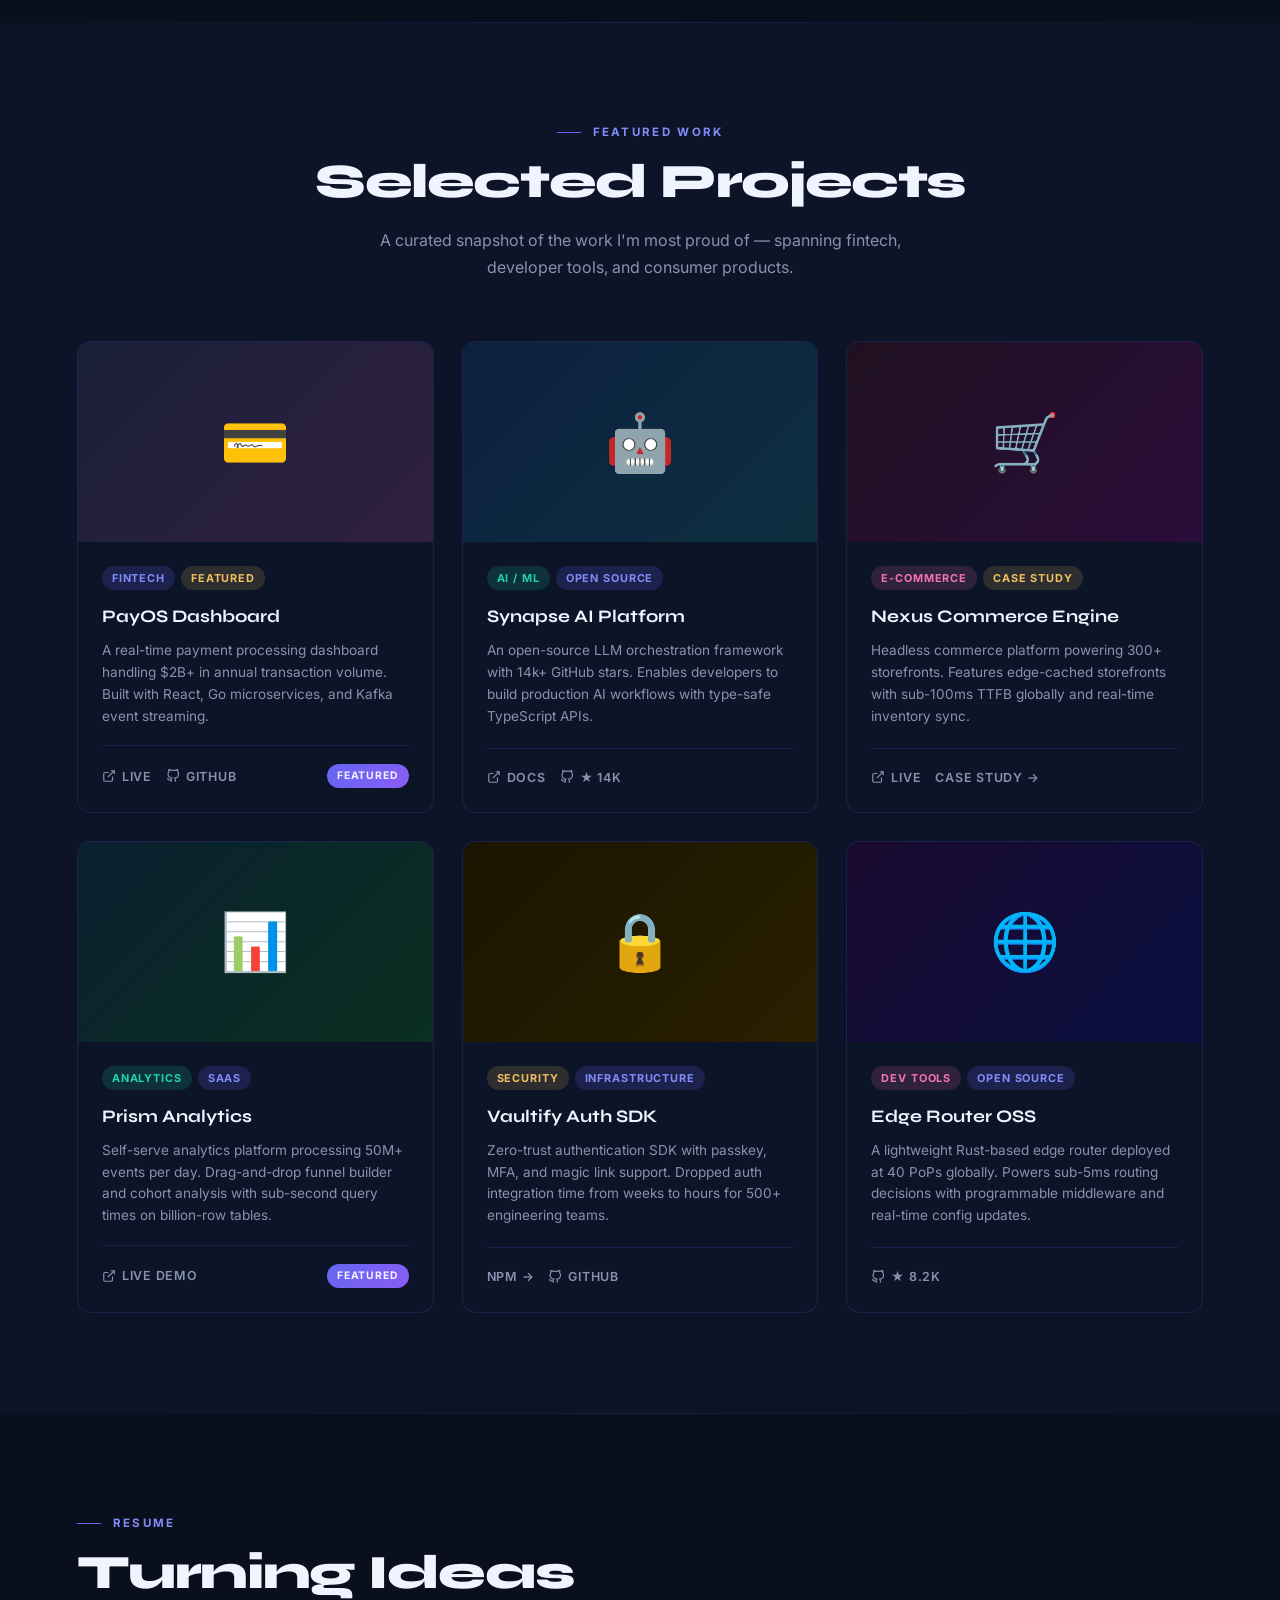
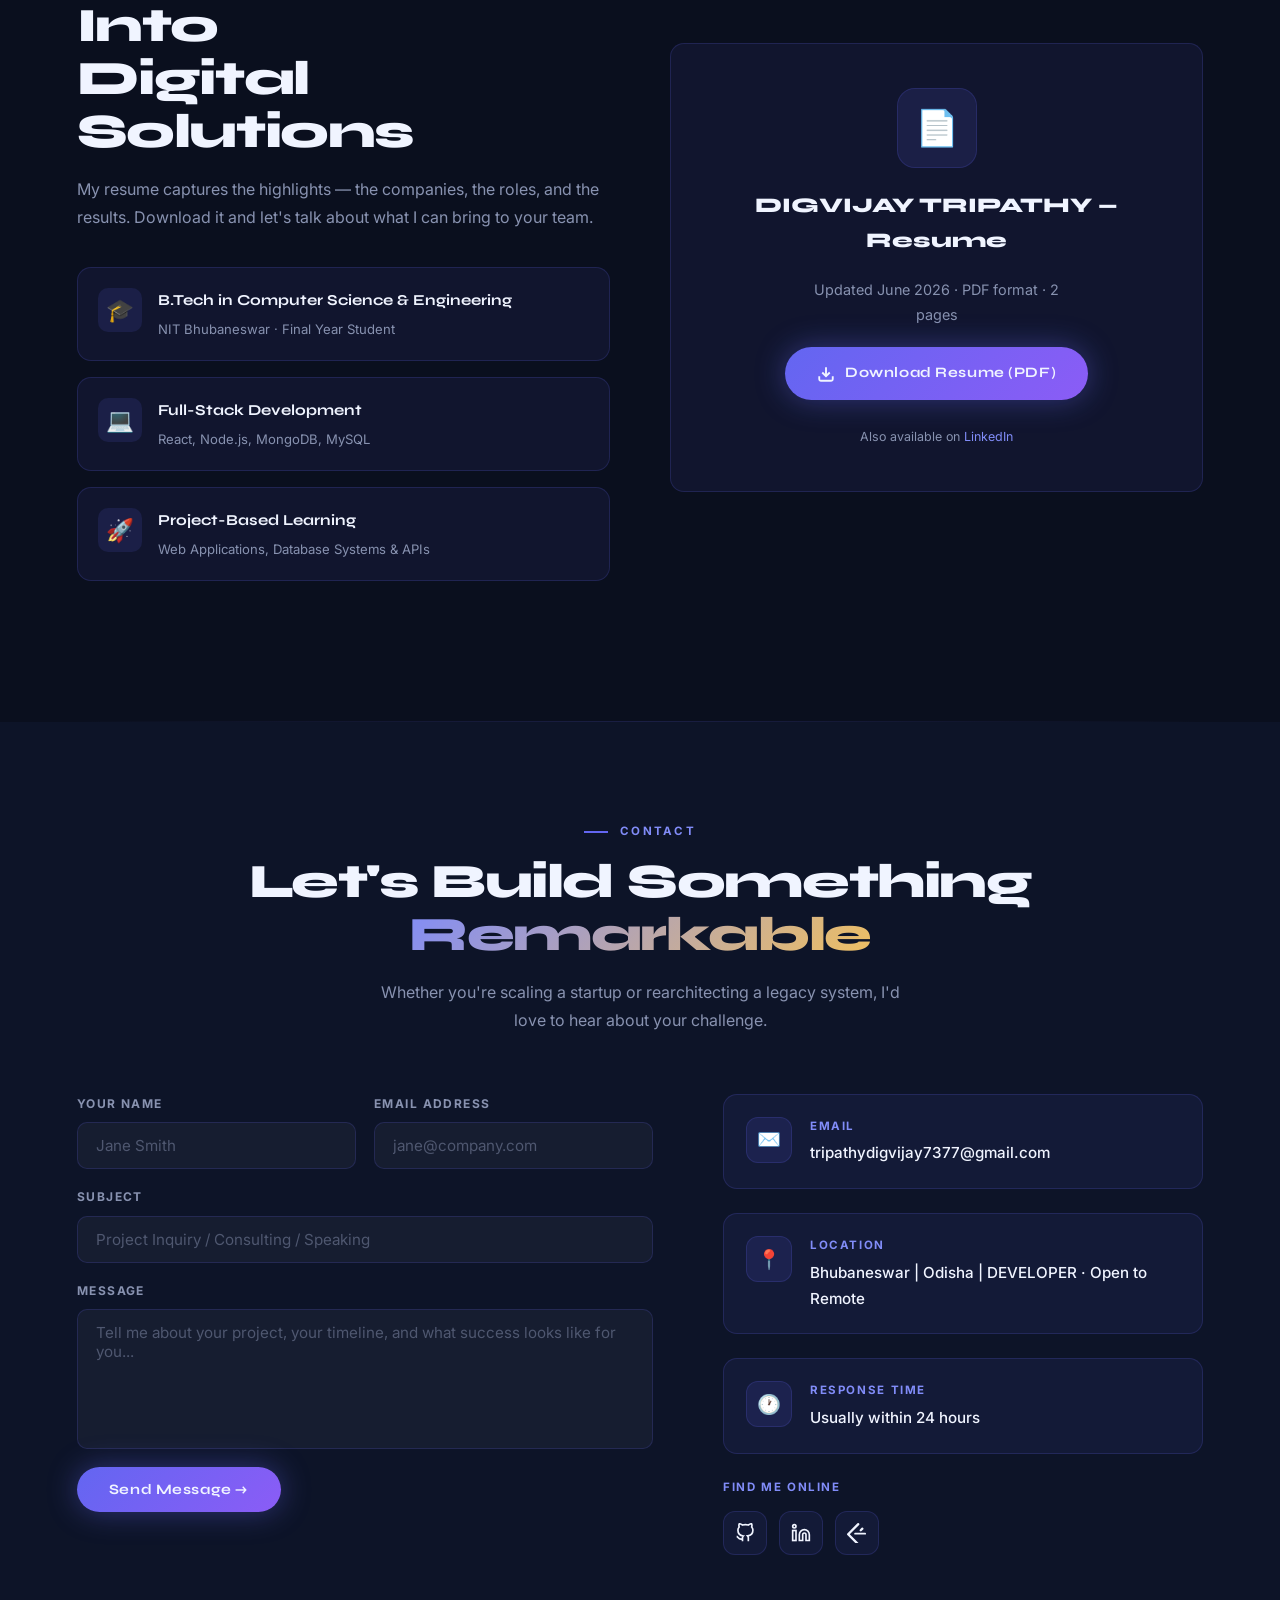
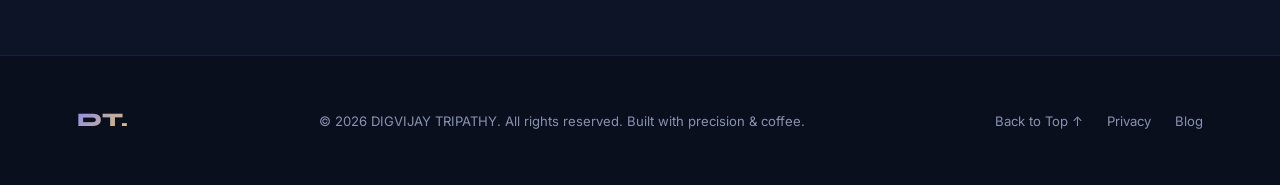
<file: PORTFOLIO/index.html>
<!doctype html>
<html lang="en">
  <head>
    <meta charset="UTF-8" />
    <meta name="viewport" content="width=device-width, initial-scale=1.0" />
    <title>DIGVIJAY TRIPATHY — Full Stack Engineer</title>
    <link
      href="https://fonts.googleapis.com/css2?family=Syne:wght@400;600;700;800&family=Inter:wght@300;400;500;600&display=swap"
      rel="stylesheet"
    />
    <link rel="stylesheet" href="style.css" />
  </head>
  <body>
    <!-- CURSOR ORB -->
    <div id="orb"></div>

    <!-- NAV -->
    <nav id="navbar">
      <div class="nav-logo">DT.</div>
      <ul class="nav-links">
        <li><a href="#about">About</a></li>
        <li><a href="#skills">Skills</a></li>
        <li><a href="#projects">Projects</a></li>
        <li><a href="#resume">Resume</a></li>
        <li><a href="#contact">Contact</a></li>
      </ul>
      <a href="#contact" class="nav-cta">Hire Me</a>
      <div class="hamburger" id="hamburger">
        <span></span><span></span><span></span>
      </div>
    </nav>

    <!-- HERO -->
    <section id="hero">
      <div class="hero-bg-grid"></div>

      <div class="hero-left fade-up visible">
        <div class="hero-eyebrow">Available for work</div>
        <h1 class="hero-name">
          DIGVIJAY<br /><span class="highlight">TRIPATHY</span>
        </h1>
        <p class="hero-title">
          <span id="typed-text">Full Stack Engineer</span
          ><span class="typed-cursor"></span>
        </p>
        <p class="hero-desc">
          Full-Stack Developer | React · Next.js · Node.js | AI + Web
          Integration | B.Tech @ NIT Bhubaneswar
        </p>
        <div class="hero-btns">
          <a href="#projects" class="btn-primary">View My Work</a>
          <a href="#contact" class="btn-outline">Let's Talk</a>
        </div>
        <div class="hero-stats">
          <div class="stat-item">
            <div class="stat-num">1<span>+</span></div>
            <div class="stat-label">Years Exp.</div>
          </div>
          <div class="stat-item">
            <div class="stat-num">12<span>+</span></div>
            <div class="stat-label">Projects Done</div>
          </div>
          <div class="stat-item">
            <div class="stat-num">98<span>%</span></div>
            <div class="stat-label">Client Satisfaction</div>
          </div>
        </div>
      </div>

      <div class="hero-right">
        <div class="avatar-frame">
          <div class="avatar-ring"></div>
          <div class="avatar-img">
            <img src="./DIG.jpeg" alt="hello" />
          </div>
          <div class="avatar-badge">
            <span class="dot"></span> Open to opportunities
          </div>
        </div>
      </div>

      <div class="hero-scroll">
        <div class="scroll-line"></div>
        <span>Scroll</span>
      </div>
    </section>

    <div class="divider"></div>

    <!-- ABOUT -->
    <section id="about">
      <div class="about-grid">
        <div class="about-img-wrap fade-up">
          <div class="about-accent"></div>
          <div class="about-img-outer">
            <img src="./rud.jpeg" alt="hello" />
          </div>
          <div class="about-accent2"></div>
        </div>
        <div class="fade-up">
          <div class="section-tag">About Me</div>
          <h2 class="section-title">
            Engineering Products,<br />Not Just Code
          </h2>
          <p class="about-bio">
            I'm a
            <strong>Full Stack Developer & Computer Science Student</strong>
            passionate about building modern, responsive, and scalable web
            applications. Currently pursuing my B.Tech in Computer Science
            Engineering at NIT Bhubaneswar, I enjoy transforming ideas into
            impactful digital experiences.
          </p>

          <p class="about-bio">
            My expertise includes
            <strong
              >React, Node.js, JavaScript, MongoDB, MySQL, and REST APIs</strong
            >. I have developed projects ranging from resume builders and
            booking systems to data-driven management platforms. Beyond coding,
            I continuously learn new technologies, contribute to personal
            projects, and strive to create software that is both functional and
            intuitive.
          </p>
          <div class="about-tags">
            <span class="about-tag">MERN Stack</span>
            <span class="about-tag">React.js</span>
            <span class="about-tag">Node.js</span>
            <span class="about-tag">MongoDB</span>
            <span class="about-tag">MySQL</span>
            <span class="about-tag">JavaScript</span>
            <span class="about-tag">System Design</span>
            <span class="about-tag">REST APIs</span>
            <span class="about-tag">Git/GitHub</span>
            <span class="about-tag">Open Source</span>
          </div>
          <div class="about-timeline">
            <div class="timeline-item">
              <div class="tl-dot"></div>
              <div>
                <div class="tl-year">2023 — Present</div>
                <div class="tl-role">CSE enginnering student</div>
                <div class="tl-company">
                  Nalanda Institute Of Technology Bhubaneswar - ODISHA
                </div>
              </div>
            </div>
            <div class="timeline-item">
              <div class="tl-dot"></div>
              <div>
                <div class="tl-year">2021 — 2023</div>
                <div class="tl-role">12th | +2 | Science</div>
                <div class="tl-company">Anandapur Higher Secondary School</div>
              </div>
            </div>
            <div class="timeline-item">
              <div class="tl-dot"></div>
              <div>
                <div class="tl-year">< 2021</div>
                <div class="tl-role">Schooling</div>
                <div class="tl-company">Laxmidhar Govt. HS Kodapada</div>
              </div>
            </div>
          </div>
        </div>
      </div>
    </section>

    <div class="divider"></div>

    <!-- SKILLS -->
    <section id="skills">
      <div class="fade-up" style="text-align: center; margin-bottom: 0">
        <div class="section-tag" style="justify-content: center">Expertise</div>
        <h2 class="section-title">Skills & Technologies</h2>
        <p class="section-sub" style="margin: 0 auto 60px">
          Building full-stack applications with a focus on responsive user
          interfaces, efficient backend systems, database design, and scalable
          web solutions.
        </p>
      </div>
      <div class="skills-layout">
        <div class="skill-card fade-up">
          <div class="skill-icon">⚛️</div>
          <div class="skill-name">Frontend Engineering</div>
          <div class="skill-desc">
            Building performant, accessible, and delightful user interfaces at
            scale.
          </div>
          <div class="skill-pills">
            <span class="pill">React</span><span class="pill">Next.js</span
            ><span class="pill">TypeScript</span>
            <span class="pill">Tailwind</span><span class="pill">WebGL</span>
          </div>
          <div class="skill-bar-wrap">
            <div class="skill-bar-label">
              <span>Proficiency</span><span>97%</span>
            </div>
            <div class="skill-bar">
              <div class="skill-bar-fill" data-width="97"></div>
            </div>
          </div>
        </div>

        <div class="skill-card fade-up">
          <div class="skill-icon">🖥️</div>
          <div class="skill-name">Backend & APIs</div>
          <div class="skill-desc">
            Designing RESTful and GraphQL APIs that scale to millions of
            concurrent users.
          </div>
          <div class="skill-pills">
            <span class="pill">Node.js</span><span class="pill">Go</span
            ><span class="pill">GraphQL</span> <span class="pill">gRPC</span
            ><span class="pill">Redis</span>
          </div>
          <div class="skill-bar-wrap">
            <div class="skill-bar-label">
              <span>Proficiency</span><span>94%</span>
            </div>
            <div class="skill-bar">
              <div class="skill-bar-fill" data-width="94"></div>
            </div>
          </div>
        </div>

        <div class="skill-card fade-up">
          <div class="skill-icon">🗄️</div>
          <div class="skill-name">Databases</div>
          <div class="skill-desc">
            Modeling complex domains and optimizing queries for speed and
            reliability.
          </div>
          <div class="skill-pills">
            <span class="pill">PostgreSQL</span
            ><span class="pill">MongoDB</span> <span class="pill">DynamoDB</span
            ><span class="pill">Elasticsearch</span>
          </div>
          <div class="skill-bar-wrap">
            <div class="skill-bar-label">
              <span>Proficiency</span><span>91%</span>
            </div>
            <div class="skill-bar">
              <div class="skill-bar-fill" data-width="91"></div>
            </div>
          </div>
        </div>

        <div class="skill-card fade-up">
          <div class="skill-icon">☁️</div>
          <div class="skill-name">Cloud & DevOps</div>
          <div class="skill-desc">
            Infrastructure as code, CI/CD pipelines, and zero-downtime
            deployments.
          </div>
          <div class="skill-pills">
            <span class="pill">AWS</span><span class="pill">GCP</span
            ><span class="pill">Docker</span>
            <span class="pill">Kubernetes</span
            ><span class="pill">Terraform</span>
          </div>
          <div class="skill-bar-wrap">
            <div class="skill-bar-label">
              <span>Proficiency</span><span>89%</span>
            </div>
            <div class="skill-bar">
              <div class="skill-bar-fill" data-width="89"></div>
            </div>
          </div>
        </div>

        <div class="skill-card fade-up">
          <div class="skill-icon">🏗️</div>
          <div class="skill-name">System Design</div>
          <div class="skill-desc">
            Architecting distributed systems that are fault-tolerant,
            observable, and maintainable.
          </div>
          <div class="skill-pills">
            <span class="pill">Microservices</span
            ><span class="pill">Event-Driven</span>
            <span class="pill">CQRS</span
            ><span class="pill">Message Queues</span>
          </div>
          <div class="skill-bar-wrap">
            <div class="skill-bar-label">
              <span>Proficiency</span><span>96%</span>
            </div>
            <div class="skill-bar">
              <div class="skill-bar-fill" data-width="96"></div>
            </div>
          </div>
        </div>

        <div class="skill-card fade-up">
          <div class="skill-icon">👥</div>
          <div class="skill-name">Engineering Leadership</div>
          <div class="skill-desc">
            Growing teams, defining technical roadmaps, and building an
            engineering culture of excellence.
          </div>
          <div class="skill-pills">
            <span class="pill">Team Building</span
            ><span class="pill">Code Review</span>
            <span class="pill">Mentorship</span><span class="pill">OKRs</span>
          </div>
          <div class="skill-bar-wrap">
            <div class="skill-bar-label">
              <span>Proficiency</span><span>93%</span>
            </div>
            <div class="skill-bar">
              <div class="skill-bar-fill" data-width="93"></div>
            </div>
          </div>
        </div>
      </div>
    </section>

    <div class="divider"></div>

    <!-- PROJECTS -->
    <section id="projects">
      <div class="fade-up" style="text-align: center">
        <div class="section-tag" style="justify-content: center">
          Featured Work
        </div>
        <h2 class="section-title">Selected Projects</h2>
        <p class="section-sub" style="margin: 0 auto 60px">
          A curated snapshot of the work I'm most proud of — spanning fintech,
          developer tools, and consumer products.
        </p>
      </div>
      <div class="projects-grid">
        <div class="project-card fade-up">
          <div class="project-thumb">
            <div
              class="project-thumb-bg"
              style="
                background: linear-gradient(135deg, #1a1f3a, #312040);
                width: 100%;
                height: 100%;
              "
            ></div>
            <span style="position: relative; z-index: 1; font-size: 3.5rem"
              >💳</span
            >
            <div class="project-overlay">
              <button class="project-overlay-btn">View Project →</button>
            </div>
          </div>
          <div class="project-body">
            <div class="project-tags">
              <span class="project-tag tag-blue">Fintech</span>
              <span class="project-tag tag-gold">Featured</span>
            </div>
            <div class="project-title">PayOS Dashboard</div>
            <div class="project-desc">
              A real-time payment processing dashboard handling $2B+ in annual
              transaction volume. Built with React, Go microservices, and Kafka
              event streaming.
            </div>
            <div class="project-footer">
              <div class="project-links">
                <a href="#" class="project-link">
                  <svg
                    viewBox="0 0 24 24"
                    fill="none"
                    stroke="currentColor"
                    stroke-width="2"
                  >
                    <path
                      d="M18 13v6a2 2 0 0 1-2 2H5a2 2 0 0 1-2-2V8a2 2 0 0 1 2-2h6"
                    />
                    <polyline points="15,3 21,3 21,9" />
                    <line x1="10" y1="14" x2="21" y2="3" />
                  </svg>
                  Live
                </a>
                <a href="#" class="project-link">
                  <svg
                    viewBox="0 0 24 24"
                    fill="none"
                    stroke="currentColor"
                    stroke-width="2"
                  >
                    <path
                      d="M9 19c-5 1.5-5-2.5-7-3m14 6v-3.87a3.37 3.37 0 0 0-.94-2.61c3.14-.35 6.44-1.54 6.44-7A5.44 5.44 0 0 0 20 4.77 5.07 5.07 0 0 0 19.91 1S18.73.65 16 2.48a13.38 13.38 0 0 0-7 0C6.27.65 5.09 1 5.09 1A5.07 5.07 0 0 0 5 4.77a5.44 5.44 0 0 0-1.5 3.78c0 5.42 3.3 6.61 6.44 7A3.37 3.37 0 0 0 9 18.13V22"
                    />
                  </svg>
                  GitHub
                </a>
              </div>
              <span class="featured-badge">Featured</span>
            </div>
          </div>
        </div>

        <div class="project-card fade-up">
          <div class="project-thumb">
            <div
              class="project-thumb-bg"
              style="
                background: linear-gradient(135deg, #0d2040, #0d3040);
                width: 100%;
                height: 100%;
              "
            ></div>
            <span style="position: relative; z-index: 1; font-size: 3.5rem"
              >🤖</span
            >
            <div class="project-overlay">
              <button class="project-overlay-btn">View Project →</button>
            </div>
          </div>
          <div class="project-body">
            <div class="project-tags">
              <span class="project-tag tag-green">AI / ML</span>
              <span class="project-tag tag-blue">Open Source</span>
            </div>
            <div class="project-title">Synapse AI Platform</div>
            <div class="project-desc">
              An open-source LLM orchestration framework with 14k+ GitHub stars.
              Enables developers to build production AI workflows with type-safe
              TypeScript APIs.
            </div>
            <div class="project-footer">
              <div class="project-links">
                <a href="#" class="project-link">
                  <svg
                    viewBox="0 0 24 24"
                    fill="none"
                    stroke="currentColor"
                    stroke-width="2"
                  >
                    <path
                      d="M18 13v6a2 2 0 0 1-2 2H5a2 2 0 0 1-2-2V8a2 2 0 0 1 2-2h6"
                    />
                    <polyline points="15,3 21,3 21,9" />
                    <line x1="10" y1="14" x2="21" y2="3" />
                  </svg>
                  Docs
                </a>
                <a href="#" class="project-link">
                  <svg
                    viewBox="0 0 24 24"
                    fill="none"
                    stroke="currentColor"
                    stroke-width="2"
                  >
                    <path
                      d="M9 19c-5 1.5-5-2.5-7-3m14 6v-3.87a3.37 3.37 0 0 0-.94-2.61c3.14-.35 6.44-1.54 6.44-7A5.44 5.44 0 0 0 20 4.77 5.07 5.07 0 0 0 19.91 1S18.73.65 16 2.48a13.38 13.38 0 0 0-7 0C6.27.65 5.09 1 5.09 1A5.07 5.07 0 0 0 5 4.77a5.44 5.44 0 0 0-1.5 3.78c0 5.42 3.3 6.61 6.44 7A3.37 3.37 0 0 0 9 18.13V22"
                    />
                  </svg>
                  ★ 14k
                </a>
              </div>
            </div>
          </div>
        </div>

        <div class="project-card fade-up">
          <div class="project-thumb">
            <div
              class="project-thumb-bg"
              style="
                background: linear-gradient(135deg, #1f1020, #2a0d3a);
                width: 100%;
                height: 100%;
              "
            ></div>
            <span style="position: relative; z-index: 1; font-size: 3.5rem"
              >🛒</span
            >
            <div class="project-overlay">
              <button class="project-overlay-btn">View Project →</button>
            </div>
          </div>
          <div class="project-body">
            <div class="project-tags">
              <span class="project-tag tag-pink">E-commerce</span>
              <span class="project-tag tag-gold">Case Study</span>
            </div>
            <div class="project-title">Nexus Commerce Engine</div>
            <div class="project-desc">
              Headless commerce platform powering 300+ storefronts. Features
              edge-cached storefronts with sub-100ms TTFB globally and real-time
              inventory sync.
            </div>
            <div class="project-footer">
              <div class="project-links">
                <a href="#" class="project-link">
                  <svg
                    viewBox="0 0 24 24"
                    fill="none"
                    stroke="currentColor"
                    stroke-width="2"
                  >
                    <path
                      d="M18 13v6a2 2 0 0 1-2 2H5a2 2 0 0 1-2-2V8a2 2 0 0 1 2-2h6"
                    />
                    <polyline points="15,3 21,3 21,9" />
                    <line x1="10" y1="14" x2="21" y2="3" />
                  </svg>
                  Live
                </a>
                <a href="#" class="project-link">Case Study →</a>
              </div>
            </div>
          </div>
        </div>

        <div class="project-card fade-up">
          <div class="project-thumb">
            <div
              class="project-thumb-bg"
              style="
                background: linear-gradient(135deg, #0a2030, #0a3020);
                width: 100%;
                height: 100%;
              "
            ></div>
            <span style="position: relative; z-index: 1; font-size: 3.5rem"
              >📊</span
            >
            <div class="project-overlay">
              <button class="project-overlay-btn">View Project →</button>
            </div>
          </div>
          <div class="project-body">
            <div class="project-tags">
              <span class="project-tag tag-green">Analytics</span>
              <span class="project-tag tag-blue">SaaS</span>
            </div>
            <div class="project-title">Prism Analytics</div>
            <div class="project-desc">
              Self-serve analytics platform processing 50M+ events per day.
              Drag-and-drop funnel builder and cohort analysis with sub-second
              query times on billion-row tables.
            </div>
            <div class="project-footer">
              <div class="project-links">
                <a href="#" class="project-link">
                  <svg
                    viewBox="0 0 24 24"
                    fill="none"
                    stroke="currentColor"
                    stroke-width="2"
                  >
                    <path
                      d="M18 13v6a2 2 0 0 1-2 2H5a2 2 0 0 1-2-2V8a2 2 0 0 1 2-2h6"
                    />
                    <polyline points="15,3 21,3 21,9" />
                    <line x1="10" y1="14" x2="21" y2="3" />
                  </svg>
                  Live Demo
                </a>
              </div>
              <span class="featured-badge">Featured</span>
            </div>
          </div>
        </div>

        <div class="project-card fade-up">
          <div class="project-thumb">
            <div
              class="project-thumb-bg"
              style="
                background: linear-gradient(135deg, #1a1500, #2a2000);
                width: 100%;
                height: 100%;
              "
            ></div>
            <span style="position: relative; z-index: 1; font-size: 3.5rem"
              >🔒</span
            >
            <div class="project-overlay">
              <button class="project-overlay-btn">View Project →</button>
            </div>
          </div>
          <div class="project-body">
            <div class="project-tags">
              <span class="project-tag tag-gold">Security</span>
              <span class="project-tag tag-blue">Infrastructure</span>
            </div>
            <div class="project-title">Vaultify Auth SDK</div>
            <div class="project-desc">
              Zero-trust authentication SDK with passkey, MFA, and magic link
              support. Dropped auth integration time from weeks to hours for
              500+ engineering teams.
            </div>
            <div class="project-footer">
              <div class="project-links">
                <a href="#" class="project-link">NPM →</a>
                <a href="#" class="project-link">
                  <svg
                    viewBox="0 0 24 24"
                    fill="none"
                    stroke="currentColor"
                    stroke-width="2"
                  >
                    <path
                      d="M9 19c-5 1.5-5-2.5-7-3m14 6v-3.87a3.37 3.37 0 0 0-.94-2.61c3.14-.35 6.44-1.54 6.44-7A5.44 5.44 0 0 0 20 4.77 5.07 5.07 0 0 0 19.91 1S18.73.65 16 2.48a13.38 13.38 0 0 0-7 0C6.27.65 5.09 1 5.09 1A5.07 5.07 0 0 0 5 4.77a5.44 5.44 0 0 0-1.5 3.78c0 5.42 3.3 6.61 6.44 7A3.37 3.37 0 0 0 9 18.13V22"
                    />
                  </svg>
                  GitHub
                </a>
              </div>
            </div>
          </div>
        </div>

        <div class="project-card fade-up">
          <div class="project-thumb">
            <div
              class="project-thumb-bg"
              style="
                background: linear-gradient(135deg, #1a0a30, #0a1040);
                width: 100%;
                height: 100%;
              "
            ></div>
            <span style="position: relative; z-index: 1; font-size: 3.5rem"
              >🌐</span
            >
            <div class="project-overlay">
              <button class="project-overlay-btn">View Project →</button>
            </div>
          </div>
          <div class="project-body">
            <div class="project-tags">
              <span class="project-tag tag-pink">Dev Tools</span>
              <span class="project-tag tag-blue">Open Source</span>
            </div>
            <div class="project-title">Edge Router OSS</div>
            <div class="project-desc">
              A lightweight Rust-based edge router deployed at 40 PoPs globally.
              Powers sub-5ms routing decisions with programmable middleware and
              real-time config updates.
            </div>
            <div class="project-footer">
              <div class="project-links">
                <a href="#" class="project-link">
                  <svg
                    viewBox="0 0 24 24"
                    fill="none"
                    stroke="currentColor"
                    stroke-width="2"
                  >
                    <path
                      d="M9 19c-5 1.5-5-2.5-7-3m14 6v-3.87a3.37 3.37 0 0 0-.94-2.61c3.14-.35 6.44-1.54 6.44-7A5.44 5.44 0 0 0 20 4.77 5.07 5.07 0 0 0 19.91 1S18.73.65 16 2.48a13.38 13.38 0 0 0-7 0C6.27.65 5.09 1 5.09 1A5.07 5.07 0 0 0 5 4.77a5.44 5.44 0 0 0-1.5 3.78c0 5.42 3.3 6.61 6.44 7A3.37 3.37 0 0 0 9 18.13V22"
                    />
                  </svg>
                  ★ 8.2k
                </a>
              </div>
            </div>
          </div>
        </div>
      </div>
    </section>

    <div class="divider"></div>

    <!-- RESUME -->
    <section id="resume">
      <div class="resume-left fade-up">
        <div class="section-tag">Resume</div>
        <h2 class="section-title">Turning Ideas Into<br />Digital Solutions</h2>
        <p class="section-sub">
          My resume captures the highlights — the companies, the roles, and the
          results. Download it and let's talk about what I can bring to your
          team.
        </p>
        <div class="resume-highlights">
          <div class="resume-highlight">
            <div class="rh-icon">🎓</div>
            <div>
              <div class="rh-title">
                B.Tech in Computer Science & Engineering
              </div>
              <div class="rh-sub">NIT Bhubaneswar · Final Year Student</div>
            </div>
          </div>

          <div class="resume-highlight">
            <div class="rh-icon">💻</div>
            <div>
              <div class="rh-title">Full-Stack Development</div>
              <div class="rh-sub">React, Node.js, MongoDB, MySQL</div>
            </div>
          </div>

          <div class="resume-highlight">
            <div class="rh-icon">🚀</div>
            <div>
              <div class="rh-title">Project-Based Learning</div>
              <div class="rh-sub">
                Web Applications, Database Systems & APIs
              </div>
            </div>
          </div>
        </div>
      </div>
      <div class="resume-right fade-up">
        <div class="resume-icon">📄</div>
        <h3>DIGVIJAY TRIPATHY — Resume</h3>
        <p>Updated June 2026 · PDF format · 2 pages</p>
        <a href="DIGVIJAY-CV.pdf" class="btn-download" download>
          <svg
            viewBox="0 0 24 24"
            fill="none"
            stroke="currentColor"
            stroke-width="2.5"
          >
            <path d="M21 15v4a2 2 0 0 1-2 2H5a2 2 0 0 1-2-2v-4" />
            <polyline points="7 10 12 15 17 10" />
            <line x1="12" y1="15" x2="12" y2="3" />
          </svg>
          Download Resume (PDF)
        </a>
        <p style="font-size: 0.78rem; color: var(--slate); margin-top: 6px">
          Also available on
          <a
            href="https://www.linkedin.com/in/digvijay-tripathy-194aa8314/"
            style="color: var(--indigo2)"
            target="_blank"
            >LinkedIn</a
          >
        </p>
      </div>
    </section>

    <div class="divider"></div>

    <!-- CONTACT -->
    <section id="contact">
      <div class="fade-up" style="text-align: center">
        <div class="section-tag" style="justify-content: center">Contact</div>
        <h2 class="section-title">
          Let's Build Something<br /><span
            style="
              background: linear-gradient(135deg, var(--indigo2), var(--gold));
              -webkit-background-clip: text;
              -webkit-text-fill-color: transparent;
            "
            >Remarkable</span
          >
        </h2>
        <p class="section-sub" style="margin: 0 auto 60px">
          Whether you're scaling a startup or rearchitecting a legacy system,
          I'd love to hear about your challenge.
        </p>
      </div>
      <div class="contact-layout">
        <div class="contact-form fade-up">
          <div class="form-row">
            <div class="field">
              <label for="name">Your Name</label>
              <input type="text" id="name" placeholder="Jane Smith" />
            </div>
            <div class="field">
              <label for="email">Email Address</label>
              <input type="email" id="email" placeholder="jane@company.com" />
            </div>
          </div>
          <div class="field">
            <label for="subject">Subject</label>
            <input
              type="text"
              id="subject"
              placeholder="Project Inquiry / Consulting / Speaking"
            />
          </div>
          <div class="field">
            <label for="message">Message</label>
            <textarea
              id="message"
              placeholder="Tell me about your project, your timeline, and what success looks like for you..."
            ></textarea>
          </div>
          <button
            class="btn-primary"
            style="align-self: flex-start"
            onclick="handleSend()"
          >
            Send Message →
          </button>
        </div>
        <div class="contact-info fade-up">
          <div class="contact-card">
            <div class="cc-icon">✉️</div>
            <div>
              <div class="cc-label">Email</div>
              <div class="cc-value">tripathydigvijay7377@gmail.com</div>
            </div>
          </div>
          <!-- <div class="contact-card">
            <div class="cc-icon">📞</div>
            <div>
              <div class="cc-label">Phone</div>
              <div class="cc-value">+1 (415) 555-0182</div>
            </div>
          </div> -->
          <div class="contact-card">
            <div class="cc-icon">📍</div>
            <div>
              <div class="cc-label">Location</div>
              <div class="cc-value">
                Bhubaneswar | Odisha | DEVELOPER · Open to Remote
              </div>
            </div>
          </div>
          <div class="contact-card">
            <div class="cc-icon">🕐</div>
            <div>
              <div class="cc-label">Response Time</div>
              <div class="cc-value">Usually within 24 hours</div>
            </div>
          </div>
          <div>
            <div class="cc-label" style="margin-bottom: 14px">
              Find me online
            </div>
            <div class="social-row">
              <a
                href="https://github.com/DIGVIJAY-TRIPATHY"
                class="social-btn"
                title="GitHub"
                target="_blank"
              >
                <svg
                  viewBox="0 0 24 24"
                  width="20"
                  height="20"
                  fill="none"
                  stroke="currentColor"
                  stroke-width="2"
                >
                  <path
                    d="M9 19c-5 1.5-5-2.5-7-3m14 6v-3.87a3.37 3.37 0 0 0-.94-2.61c3.14-.35 6.44-1.54 6.44-7A5.44 5.44 0 0 0 20 4.77 5.07 5.07 0 0 0 19.91 1S18.73.65 16 2.48a13.38 13.38 0 0 0-7 0C6.27.65 5.09 1 5.09 1A5.07 5.07 0 0 0 5 4.77a5.44 5.44 0 0 0-1.5 3.78c0 5.42 3.3 6.61 6.44 7A3.37 3.37 0 0 0 9 18.13V22"
                  />
                </svg>
              </a>
              <a
                href="https://www.linkedin.com/in/digvijay-tripathy-194aa8314/"
                class="social-btn"
                title="LinkedIn"
                target="_blank"
              >
                <svg
                  viewBox="0 0 24 24"
                  width="20"
                  height="20"
                  fill="none"
                  stroke="currentColor"
                  stroke-width="2"
                >
                  <path
                    d="M16 8a6 6 0 0 1 6 6v7h-4v-7a2 2 0 0 0-2-2 2 2 0 0 0-2 2v7h-4v-7a6 6 0 0 1 6-6z"
                  />
                  <rect x="2" y="9" width="4" height="12" />
                  <circle cx="4" cy="4" r="2" />
                </svg>
              </a>
              <!-- <a href="#" class="social-btn" title="Twitter / X">
                <svg
                  viewBox="0 0 24 24"
                  width="20"
                  height="20"
                  fill="currentColor"
                >
                  <path
                    d="M18.244 2.25h3.308l-7.227 8.26 8.502 11.24H16.17l-5.214-6.817L4.99 21.75H1.68l7.73-8.835L1.254 2.25H8.08l4.713 6.231zm-1.161 17.52h1.833L7.084 4.126H5.117z"
                  />
                </svg>
              </a> -->
              <a
                href="https://leetcode.com/u/digvijay_tripathy/"
                target="_blank"
                rel="noopener noreferrer"
                class="social-btn"
                title="LeetCode"
              >
                <svg
                  viewBox="0 0 24 24"
                  width="20"
                  height="20"
                  fill="currentColor"
                >
                  <path
                    d="M13.483 0a1.374 1.374 0 0 0-.961.397L.398 12.521a1.374 1.374 0 0 0 0 1.942l12.124 12.124a1.374 1.374 0 1 0 1.942-1.942L3.312 13.492 14.464 2.339A1.374 1.374 0 0 0 13.483 0zm4.944 5.41a1.374 1.374 0 0 0-.97.404l-1.92 1.92a1.374 1.374 0 1 0 1.943 1.942l1.919-1.919a1.374 1.374 0 0 0-.972-2.347zM9.75 11.625a1.125 1.125 0 0 0 0 2.25h12a1.125 1.125 0 0 0 0-2.25h-12z"
                  />
                </svg>
              </a>
            </div>
          </div>
        </div>
      </div>
    </section>

    <!-- FOOTER -->
    <footer>
      <div class="footer-logo">DT.</div>
      <p class="footer-copy">
        © 2026 DIGVIJAY TRIPATHY. All rights reserved. Built with precision &
        coffee.
      </p>
      <div class="footer-links">
        <a href="#hero">Back to Top ↑</a>
        <a href="#">Privacy</a>
        <a href="#">Blog</a>
      </div>
    </footer>

    <!-- TOAST -->
    <div class="toast" id="toast">
      ✓ Message sent! I'll be in touch shortly.
    </div>

    <script src="script.js"></script>
  </body>
</html>
</file>
<file: CALCULATOR/style.css>
/* ══════════════════════════════════════════════════
   DESIGN TOKENS
══════════════════════════════════════════════════ */
:root {
  --obsidian:    #0F0F13;
  --shell:       #16161F;
  --glass:       #1E1E2E;
  --glass2:      #252538;
  --glass3:      #2D2D44;
  --violet:      #7C3AED;
  --violet-lite: #9D5CF6;
  --lavender:    #A78BFA;
  --digit:       #F1F0FF;
  --muted:       #6B7280;
  --muted2:      #4B5263;
  --cyan:        #22D3EE;
  --green:       #34D399;
  --red:         #F87171;
  --amber:       #FBBF24;

  --key-face:    #252538;
  --key-top:     #2E2E47;
  --key-shadow:  rgba(0,0,0,.55);
  --key-inset:   rgba(255,255,255,.06);

  --op-face:     #3B2066;
  --op-top:      #4C2A87;
  --eq-face:     #5B21B6;
  --eq-top:      #7C3AED;

  --fn-face:     #1A2535;
  --fn-top:      #1E2D42;

  --border:      rgba(255,255,255,.06);
  --glow:        rgba(124,58,237,.35);
  --r:           18px;
}

/* ══════════════════════════════════════════════════
   RESET + BASE
══════════════════════════════════════════════════ */
*,*::before,*::after{box-sizing:border-box;margin:0;padding:0;}
html,body{
  height:100%;
  font-family:'Space Grotesk',sans-serif;
  background:var(--obsidian);
  color:var(--digit);
  overflow:hidden; /* no scroll — everything fits */
  -webkit-font-smoothing:antialiased;
}
/* ambient background */
body::before{
  content:'';
  position:fixed;inset:0;z-index:0;
  background:
    radial-gradient(ellipse 60% 50% at 30% 20%, rgba(124,58,237,.12) 0%, transparent 60%),
    radial-gradient(ellipse 50% 40% at 80% 80%, rgba(34,211,238,.07) 0%, transparent 55%);
  pointer-events:none;
}

/* ══════════════════════════════════════════════════
   LAYOUT WRAPPER
══════════════════════════════════════════════════ */
.scene{
  position:relative;z-index:1;
  min-height:100vh;
  display:flex;
  align-items:center;
  justify-content:center;
  padding:20px;
  gap:24px;
  flex-wrap:wrap;
}

/* ══════════════════════════════════════════════════
   CALCULATOR SHELL
══════════════════════════════════════════════════ */
.calc{
  width:340px;
  background:
    linear-gradient(160deg, rgba(255,255,255,.05) 0%, rgba(255,255,255,.01) 100%),
    var(--shell);
  border-radius:28px;
  border:1px solid var(--border);
  padding:20px;
  box-shadow:
    0 0 0 1px rgba(255,255,255,.04),
    0 32px 80px rgba(0,0,0,.7),
    0 0 60px var(--glow),
    inset 0 1px 0 rgba(255,255,255,.08),
    inset 0 -1px 0 rgba(0,0,0,.4);
  position:relative;
}
/* top embossed brand strip */
.calc-brand{
  display:flex;align-items:center;justify-content:space-between;
  margin-bottom:16px;
  padding:0 4px;
}
.brand-name{
  font-family:'Space Grotesk',sans-serif;
  font-size:.65rem;font-weight:700;
  letter-spacing:.22em;text-transform:uppercase;
  color:var(--muted2);
}
.brand-mode{
  display:flex;align-items:center;gap:6px;
}
.mode-dot{
  width:6px;height:6px;border-radius:50%;
  background:var(--violet);
  box-shadow:0 0 8px var(--violet);
  animation:pulse-mode 3s ease-in-out infinite;
}
@keyframes pulse-mode{
  0%,100%{opacity:1;box-shadow:0 0 8px var(--violet);}
  50%{opacity:.4;box-shadow:0 0 3px var(--violet);}
}
.mode-label{
  font-family:'JetBrains Mono',monospace;
  font-size:.6rem;font-weight:500;
  color:var(--muted2);letter-spacing:.12em;text-transform:uppercase;
}

/* ══════════════════════════════════════════════════
   DISPLAY
══════════════════════════════════════════════════ */
.display{
  background:var(--obsidian);
  border-radius:14px;
  border:1px solid rgba(255,255,255,.05);
  padding:16px 18px 14px;
  margin-bottom:16px;
  box-shadow:
    inset 0 4px 20px rgba(0,0,0,.6),
    inset 0 1px 0 rgba(0,0,0,.8),
    0 1px 0 rgba(255,255,255,.05);
  position:relative;
  overflow:hidden;
  min-height:108px;
  display:flex;flex-direction:column;justify-content:space-between;
}
/* scan-line overlay for that premium OLED look */
.display::after{
  content:'';
  position:absolute;inset:0;
  background:repeating-linear-gradient(
    0deg,
    transparent,
    transparent 2px,
    rgba(0,0,0,.03) 2px,
    rgba(0,0,0,.03) 4px
  );
  pointer-events:none;border-radius:inherit;
}
.display-expr{
  font-family:'JetBrains Mono',monospace;
  font-size:.8rem;font-weight:400;
  color:var(--muted);
  min-height:18px;
  letter-spacing:.04em;
  word-break:break-all;
  line-height:1.4;
  transition:color .2s;
}
.display-expr.has-result{color:var(--lavender);}
.display-main{
  display:flex;align-items:flex-end;justify-content:flex-end;gap:6px;
  margin-top:8px;
}
.display-number{
  font-family:'JetBrains Mono',monospace;
  font-size:2.6rem;font-weight:300;
  color:var(--digit);
  letter-spacing:-.03em;
  line-height:1;
  text-align:right;
  flex:1;
  overflow:hidden;
  text-overflow:ellipsis;
  white-space:nowrap;
  transition:font-size .15s ease, color .2s;
}
.display-number.large { font-size:2.6rem; }
.display-number.medium{ font-size:2rem;   }
.display-number.small { font-size:1.5rem; }
.display-number.tiny  { font-size:1.1rem; }
.display-number.error { color:var(--red); }
.display-number.result{ color:var(--lavender); }
/* blinking cursor */
.cursor{
  display:inline-block;
  width:2px;height:2.4rem;
  background:var(--violet-lite);
  border-radius:1px;
  margin-bottom:3px;
  flex-shrink:0;
  animation:blink .9s step-end infinite;
}
@keyframes blink{0%,100%{opacity:1;}50%{opacity:0;}}
/* shake on error */
@keyframes shake{
  0%,100%{transform:translateX(0);}
  15%{transform:translateX(-8px);}
  30%{transform:translateX(8px);}
  45%{transform:translateX(-6px);}
  60%{transform:translateX(6px);}
  75%{transform:translateX(-3px);}
  90%{transform:translateX(3px);}
}
.display.shake{animation:shake .4s cubic-bezier(.36,.07,.19,.97) both;}
/* result flash */
@keyframes result-flash{
  0%{background:rgba(124,58,237,.15);}
  100%{background:transparent;}
}
.display.flash{animation:result-flash .4s ease-out;}

/* ══════════════════════════════════════════════════
   BUTTON GRID
══════════════════════════════════════════════════ */
.grid{
  display:grid;
  grid-template-columns:repeat(4,1fr);
  gap:9px;
}

/* ── KEY BASE ─────────────────────────────────── */
.key{
  position:relative;
  border:none;
  border-radius:12px;
  cursor:pointer;
  font-family:'Space Grotesk',sans-serif;
  font-weight:600;
  font-size:1rem;
  color:var(--digit);
  outline:none;
  user-select:none;
  -webkit-tap-highlight-color:transparent;

  /* THE MECHANICAL KEY ILLUSION
     A key is modelled as a raised surface. We use three layered box-shadows:
       1. Bottom-edge "ledge" — the visible thickness of the keycap
       2. Outer ambient shadow — depth under the key
       3. Top inset highlight — light catching the top face
  */
  padding:0;
  height:66px;

  /* 3-layer composite background simulates lit top face */
  background:
    linear-gradient(160deg, var(--key-inset) 0%, transparent 60%),
    var(--key-top);

  box-shadow:
    0 4px 0 0 var(--key-face),       /* ledge — key thickness  */
    0 6px 14px rgba(0,0,0,.5),        /* depth shadow           */
    inset 0 1px 0 rgba(255,255,255,.10); /* top highlight        */

  transition:
    transform .06s ease,
    box-shadow .06s ease,
    background .12s ease;
  will-change:transform,box-shadow;
}
/* PRESS STATE — key sinks down */
.key:active,
.key.pressed{
  transform:translateY(3px);
  box-shadow:
    0 1px 0 0 var(--key-face),
    0 2px 6px rgba(0,0,0,.5),
    inset 0 2px 4px rgba(0,0,0,.3);
}
.key:focus-visible{
  outline:2px solid var(--violet);
  outline-offset:2px;
}
.key-inner{
  display:flex;align-items:center;justify-content:center;
  width:100%;height:100%;
  border-radius:inherit;
}
/* symbol sizing */
.key .sym{
  font-size:1.05rem;font-weight:600;
  line-height:1;
  transition:transform .06s ease;
}
.key:active .sym,
.key.pressed .sym{
  transform:translateY(1px); /* inner label shifts with the key */
}

/* ── OPERATOR KEYS ────────────────────────────── */
.key-op{
  background:
    linear-gradient(160deg, rgba(255,255,255,.08) 0%, transparent 60%),
    var(--op-top);
  box-shadow:
    0 4px 0 0 var(--op-face),
    0 6px 14px rgba(0,0,0,.5),
    inset 0 1px 0 rgba(255,255,255,.12);
  color:var(--lavender);
}
.key-op:active,.key-op.pressed{
  background:
    linear-gradient(160deg, rgba(255,255,255,.04) 0%, transparent 60%),
    var(--op-face);
  box-shadow:
    0 1px 0 0 rgba(59,32,102,.5),
    0 2px 6px rgba(0,0,0,.5),
    inset 0 2px 4px rgba(0,0,0,.4);
}

/* ── EQUALS KEY ───────────────────────────────── */
.key-eq{
  background:
    linear-gradient(160deg, rgba(255,255,255,.15) 0%, transparent 50%),
    var(--eq-top);
  box-shadow:
    0 4px 0 0 var(--eq-face),
    0 6px 20px rgba(124,58,237,.4),
    inset 0 1px 0 rgba(255,255,255,.2);
  color:#fff;
  font-size:1.3rem;
}
.key-eq:active,.key-eq.pressed{
  background:
    linear-gradient(160deg, rgba(255,255,255,.08) 0%, transparent 50%),
    var(--eq-face);
  box-shadow:
    0 1px 0 0 rgba(91,33,182,.5),
    0 2px 10px rgba(124,58,237,.3),
    inset 0 2px 4px rgba(0,0,0,.3);
}
.key-eq .sym{font-size:1.4rem;font-weight:700;}

/* ── FUNCTION KEYS (AC, ±, %) ─────────────────── */
.key-fn{
  background:
    linear-gradient(160deg, rgba(255,255,255,.06) 0%, transparent 60%),
    var(--fn-top);
  box-shadow:
    0 4px 0 0 var(--fn-face),
    0 6px 14px rgba(0,0,0,.5),
    inset 0 1px 0 rgba(255,255,255,.08);
  color:var(--cyan);
  font-size:.9rem;
}
.key-fn:active,.key-fn.pressed{
  background:
    linear-gradient(160deg, rgba(255,255,255,.03) 0%, transparent 60%),
    var(--fn-face);
  box-shadow:
    0 1px 0 0 rgba(26,37,53,.5),
    0 2px 6px rgba(0,0,0,.5),
    inset 0 2px 4px rgba(0,0,0,.3);
}

/* ── WIDE KEY (zero) ──────────────────────────── */
.key-wide{
  grid-column:span 2;
  border-radius:12px;
}

/* ── BACKSPACE RIPPLE ─────────────────────────── */
@keyframes ripple{
  0%  {box-shadow:0 4px 0 0 var(--key-face),0 6px 14px rgba(0,0,0,.5),0 0 0 0 rgba(248,113,113,.0),inset 0 1px 0 rgba(255,255,255,.10);}
  40% {box-shadow:0 4px 0 0 var(--key-face),0 6px 14px rgba(0,0,0,.5),0 0 0 12px rgba(248,113,113,.2),inset 0 1px 0 rgba(255,255,255,.10);}
  100%{box-shadow:0 4px 0 0 var(--key-face),0 6px 14px rgba(0,0,0,.5),0 0 0 22px rgba(248,113,113,.0),inset 0 1px 0 rgba(255,255,255,.10);}
}
.key-del.ripple{animation:ripple .4s ease-out;}

/* ══════════════════════════════════════════════════
   HISTORY PANEL
══════════════════════════════════════════════════ */
.history-panel{
  width:220px;
  height:580px;
  display:flex;flex-direction:column;
  background:
    linear-gradient(180deg, rgba(255,255,255,.03) 0%, rgba(255,255,255,.01) 100%),
    var(--shell);
  border-radius:24px;
  border:1px solid var(--border);
  padding:18px;
  box-shadow:
    0 32px 80px rgba(0,0,0,.5),
    inset 0 1px 0 rgba(255,255,255,.05);
}
.history-header{
  display:flex;align-items:center;justify-content:space-between;
  margin-bottom:14px;
  flex-shrink:0;
}
.history-title{
  font-size:.65rem;font-weight:700;
  letter-spacing:.2em;text-transform:uppercase;
  color:var(--muted2);
}
.history-clear{
  font-size:.65rem;font-weight:600;
  color:var(--muted);
  background:none;border:none;cursor:pointer;
  padding:3px 8px;border-radius:6px;
  transition:color .2s,background .2s;
}
.history-clear:hover{color:var(--red);background:rgba(248,113,113,.1);}
.history-list{
  flex:1;overflow-y:auto;overflow-x:hidden;
  display:flex;flex-direction:column;gap:8px;
  /* custom scrollbar */
  scrollbar-width:thin;
  scrollbar-color:var(--muted2) transparent;
}
.history-list::-webkit-scrollbar{width:3px;}
.history-list::-webkit-scrollbar-thumb{background:var(--muted2);border-radius:2px;}
.history-empty{
  flex:1;display:flex;flex-direction:column;
  align-items:center;justify-content:center;gap:10px;
  color:var(--muted2);
}
.history-empty svg{opacity:.3;}
.history-empty p{
  font-size:.75rem;font-weight:500;
  letter-spacing:.04em;text-align:center;line-height:1.5;
  opacity:.6;
}
.hist-item{
  background:var(--glass2);
  border:1px solid var(--border);
  border-radius:10px;
  padding:10px 12px;
  cursor:pointer;
  transition:background .15s,border-color .15s,transform .15s;
  flex-shrink:0;
}
.hist-item:hover{
  background:var(--glass3);
  border-color:rgba(124,58,237,.25);
  transform:translateX(2px);
}
.hist-expr{
  font-family:'JetBrains Mono',monospace;
  font-size:.68rem;font-weight:400;
  color:var(--muted);
  margin-bottom:3px;
  word-break:break-all;line-height:1.4;
}
.hist-result{
  font-family:'JetBrains Mono',monospace;
  font-size:.95rem;font-weight:500;
  color:var(--lavender);
  text-align:right;
}
/* slide-in for new history items */
@keyframes slide-in{
  from{opacity:0;transform:translateX(-10px);}
  to{opacity:1;transform:translateX(0);}
}
.hist-item.new{animation:slide-in .25s ease-out;}

/* ══════════════════════════════════════════════════
   KEYBOARD HINT STRIP
══════════════════════════════════════════════════ */
.kb-hint{
  margin-top:12px;
  display:flex;align-items:center;justify-content:center;gap:8px;
  flex-shrink:0;
}
.kb-badge{
  font-family:'JetBrains Mono',monospace;
  font-size:.55rem;font-weight:500;
  letter-spacing:.06em;
  color:var(--muted2);
  background:rgba(255,255,255,.04);
  border:1px solid var(--border);
  border-radius:4px;
  padding:3px 7px;
}
.kb-sep{color:var(--muted2);font-size:.6rem;}

/* ══════════════════════════════════════════════════
   RESPONSIVE — stack on small screens
══════════════════════════════════════════════════ */
@media(max-width:620px){
  .history-panel{display:none;}
  .scene{padding:16px;}
  .calc{width:100%;max-width:340px;}
}
@media(prefers-reduced-motion:reduce){
  *,*::before,*::after{animation:none!important;transition:none!important;}
}
</file>
<file: LANDING PAGE/style.css>
/* ═══════════════════════════════════════════════
   TOKENS
═══════════════════════════════════════════════ */
:root {
  --obsidian:   #080C14;
  --deep:       #0D1220;
  --violet:     #1E1B4B;
  --cyan:       #06B6D4;
  --cyan-dim:   #0891B2;
  --periwinkle: #6B7FD7;
  --warm-white: #EEF2FF;
  --muted:      #8B9CB8;
  --border:     rgba(107,127,215,.15);
  --glass:      rgba(107,127,215,.07);
  --r:          16px;
  --r-sm:       10px;
}

/* ═══════════════════════════════════════════════
   RESET
═══════════════════════════════════════════════ */
*,*::before,*::after{box-sizing:border-box;margin:0;padding:0;}
html{scroll-behavior:smooth;}
body{
  background:var(--obsidian);
  color:var(--warm-white);
  font-family:'DM Sans',sans-serif;
  font-size:16px;
  line-height:1.7;
  overflow-x:hidden;
}
a{color:inherit;text-decoration:none;}
img{display:block;max-width:100%;}
button{font-family:inherit;cursor:pointer;}
::-webkit-scrollbar{width:3px;}
::-webkit-scrollbar-track{background:var(--obsidian);}
::-webkit-scrollbar-thumb{background:var(--periwinkle);border-radius:2px;}
::selection{background:rgba(6,182,212,.25);color:var(--warm-white);}

/* ═══════════════════════════════════════════════
   MESH CANVAS (hero bg)
═══════════════════════════════════════════════ */
#mesh-canvas{
  position:absolute;
  inset:0;
  z-index:0;
  width:100%;       /* ensures offsetWidth resolves on first paint  */
  height:100%;      /* ensures offsetHeight resolves on first paint */
  display:block;
  pointer-events:none;  /* never blocks nav / CTA clicks            */
  opacity:1;            /* opacity handled per-orb in JS instead    */
}

/* ═══════════════════════════════════════════════
   NAV
═══════════════════════════════════════════════ */
nav{
  position:fixed;top:0;left:0;right:0;z-index:200;
  display:flex;align-items:center;justify-content:space-between;
  padding:20px 6vw;
  transition:padding .3s,background .3s,backdrop-filter .3s;
}
nav.solid{
  background:rgba(8,12,20,.88);
  backdrop-filter:blur(20px);
  border-bottom:1px solid var(--border);
  padding:14px 6vw;
}
.logo{
  font-family:'DM Sans',sans-serif;
  font-weight:700;font-size:1.35rem;
  letter-spacing:-.03em;
  display:flex;align-items:center;gap:9px;
}
.logo-mark{
  width:32px;height:32px;border-radius:9px;
  background:linear-gradient(135deg,var(--cyan),var(--periwinkle));
  display:flex;align-items:center;justify-content:center;
  font-size:.9rem;font-weight:800;color:var(--obsidian);
}
.nav-links{
  display:flex;align-items:center;gap:2rem;list-style:none;
}
.nav-links a{
  font-size:.875rem;font-weight:500;color:var(--muted);
  transition:color .2s;letter-spacing:.01em;
}
.nav-links a:hover{color:var(--warm-white);}
.nav-right{display:flex;align-items:center;gap:14px;}
.nav-ghost{
  font-size:.875rem;font-weight:600;color:var(--muted);
  padding:8px 18px;border-radius:50px;
  border:1px solid var(--border);
  transition:color .2s,border-color .2s;
}
.nav-ghost:hover{color:var(--warm-white);border-color:var(--periwinkle);}
.nav-cta{
  font-size:.875rem;font-weight:700;
  padding:9px 22px;border-radius:50px;
  background:var(--cyan);color:var(--obsidian);
  letter-spacing:.02em;
  transition:transform .2s,box-shadow .2s;
  border:none;
}
.nav-cta:hover{
  transform:translateY(-1px);
  box-shadow:0 6px 24px rgba(6,182,212,.4);
}
.hamburger{display:none;flex-direction:column;gap:5px;background:none;border:none;padding:4px;}
.hamburger span{width:22px;height:2px;background:var(--warm-white);border-radius:2px;display:block;transition:.3s;}

/* ═══════════════════════════════════════════════
   HERO
═══════════════════════════════════════════════ */
#hero{
  min-height:100vh;
  display:flex;flex-direction:column;
  align-items:center;justify-content:center;
  text-align:center;
  padding:140px 6vw 100px;
  position:relative;overflow:hidden;
}
.hero-noise{
  position:absolute;inset:0;z-index:1;
  background-image:url("data:image/svg+xml,%3Csvg viewBox='0 0 256 256' xmlns='http://www.w3.org/2000/svg'%3E%3Cfilter id='n'%3E%3CfeTurbulence type='fractalNoise' baseFrequency='0.9' numOctaves='4' stitchTiles='stitch'/%3E%3C/filter%3E%3Crect width='100%25' height='100%25' filter='url(%23n)' opacity='0.03'/%3E%3C/svg%3E");
  opacity:.4;pointer-events:none;
}
.hero-content{position:relative;z-index:2;max-width:860px;}
.hero-badge{
  display:inline-flex;align-items:center;gap:8px;
  font-family:'JetBrains Mono',monospace;
  font-size:.72rem;font-weight:500;
  letter-spacing:.1em;text-transform:uppercase;
  color:var(--cyan);
  background:rgba(6,182,212,.1);
  border:1px solid rgba(6,182,212,.25);
  padding:6px 16px;border-radius:50px;
  margin-bottom:28px;
}
.hero-badge::before{
  content:'';width:6px;height:6px;border-radius:50%;
  background:var(--cyan);
  box-shadow:0 0 8px var(--cyan);
  animation:pulse-badge 2s infinite;
}
@keyframes pulse-badge{
  0%,100%{opacity:1;transform:scale(1);}
  50%{opacity:.5;transform:scale(1.6);}
}
.hero-h1{
  font-family:'DM Sans',sans-serif;
  font-size:clamp(2.8rem,6.5vw,5.4rem);
  font-weight:700;
  line-height:1.06;
  letter-spacing:-.04em;
  margin-bottom:24px;
}
.hero-h1 em{
  font-style:normal;
  background:linear-gradient(100deg,var(--cyan) 0%,var(--periwinkle) 60%);
  -webkit-background-clip:text;-webkit-text-fill-color:transparent;
}
.hero-sub{
  font-size:clamp(1rem,1.8vw,1.25rem);
  color:var(--muted);
  max-width:560px;margin:0 auto 42px;
  font-weight:400;line-height:1.7;
}
.hero-cta-row{
  display:flex;align-items:center;justify-content:center;
  gap:14px;flex-wrap:wrap;margin-bottom:60px;
}
.btn-hero{
  font-size:1rem;font-weight:700;
  padding:15px 38px;border-radius:50px;
  background:linear-gradient(135deg,var(--cyan),var(--periwinkle));
  color:var(--obsidian);border:none;
  box-shadow:0 0 40px rgba(6,182,212,.35);
  transition:transform .2s,box-shadow .2s;
  position:relative;overflow:hidden;
}
.btn-hero::after{
  content:'';position:absolute;inset:0;
  background:rgba(255,255,255,.15);
  transform:translateX(-100%) skewX(-15deg);
  transition:transform .4s;
}
.btn-hero:hover::after{transform:translateX(110%) skewX(-15deg);}
.btn-hero:hover{
  transform:translateY(-2px);
  box-shadow:0 10px 50px rgba(6,182,212,.55);
}
.btn-hero-ghost{
  font-size:1rem;font-weight:600;
  padding:14px 32px;border-radius:50px;
  border:1.5px solid var(--border);
  color:var(--warm-white);background:transparent;
  transition:border-color .2s,background .2s;
}
.btn-hero-ghost:hover{border-color:var(--periwinkle);background:var(--glass);}
.hero-proof{
  display:flex;align-items:center;justify-content:center;
  gap:10px;font-size:.82rem;color:var(--muted);
}
.proof-avatars{display:flex;margin-right:4px;}
.proof-avatar{
  width:32px;height:32px;border-radius:50%;
  border:2px solid var(--obsidian);
  display:flex;align-items:center;justify-content:center;
  font-size:.7rem;font-weight:700;color:var(--obsidian);
  margin-left:-10px;
}
.proof-avatar:first-child{margin-left:0;}
.hero-dashboard{
  position:relative;z-index:2;
  margin-top:70px;
  border-radius:20px;
  border:1px solid var(--border);
  overflow:hidden;
  background:rgba(13,18,32,.9);
  backdrop-filter:blur(20px);
  padding:2px;
  box-shadow:
    0 0 0 1px rgba(107,127,215,.08),
    0 40px 100px rgba(0,0,0,.6),
    0 0 80px rgba(6,182,212,.06);
  max-width:900px;
  width:100%;
  margin-left:auto;margin-right:auto;
}
.dashboard-bar{
  background:rgba(255,255,255,.04);
  border-radius:18px 18px 0 0;
  padding:12px 18px;
  display:flex;align-items:center;gap:7px;
  border-bottom:1px solid var(--border);
}
.db-dot{width:11px;height:11px;border-radius:50%;}
.db-url{
  flex:1;background:rgba(255,255,255,.05);
  border-radius:6px;padding:5px 14px;
  font-family:'JetBrains Mono',monospace;
  font-size:.72rem;color:var(--muted);
  margin-left:10px;text-align:left;
}
.dashboard-inner{
  display:grid;grid-template-columns:220px 1fr;
  min-height:300px;
}
.dash-sidebar{
  border-right:1px solid var(--border);
  padding:20px 0;
}
.dash-nav-item{
  display:flex;align-items:center;gap:10px;
  padding:9px 18px;
  font-size:.8rem;color:var(--muted);
  transition:background .2s,color .2s;
}
.dash-nav-item.active{background:rgba(6,182,212,.08);color:var(--cyan);}
.dash-nav-item .dni-icon{
  width:28px;height:28px;border-radius:7px;
  background:rgba(255,255,255,.05);
  display:flex;align-items:center;justify-content:center;
  font-size:.9rem;
}
.dash-nav-item.active .dni-icon{background:rgba(6,182,212,.15);}
.dash-main{padding:22px;display:flex;flex-direction:column;gap:16px;}
.dash-stat-row{display:grid;grid-template-columns:repeat(3,1fr);gap:12px;}
.dash-stat{
  background:rgba(255,255,255,.03);
  border:1px solid var(--border);
  border-radius:var(--r-sm);
  padding:14px;
}
.ds-label{font-size:.68rem;color:var(--muted);font-family:'JetBrains Mono',monospace;text-transform:uppercase;letter-spacing:.08em;}
.ds-val{
  font-size:1.4rem;font-weight:700;
  letter-spacing:-.03em;color:var(--warm-white);
  margin:4px 0 2px;
}
.ds-change{font-size:.7rem;color:#34D399;}
.dash-chart{
  background:rgba(255,255,255,.02);
  border:1px solid var(--border);
  border-radius:var(--r-sm);
  height:90px;
  display:flex;align-items:flex-end;
  padding:12px;gap:5px;overflow:hidden;
}
.bar-col{
  flex:1;background:linear-gradient(to top,var(--cyan),var(--periwinkle));
  border-radius:3px 3px 0 0;opacity:.7;
  transition:opacity .2s;
}
.bar-col:hover{opacity:1;}

/* ═══════════════════════════════════════════════
   LOGO STRIP
═══════════════════════════════════════════════ */
.logo-strip{
  padding:32px 0;
  border-top:1px solid var(--border);
  border-bottom:1px solid var(--border);
  overflow:hidden;
  background:rgba(13,18,32,.5);
  position:relative;
}
.logo-strip::before,.logo-strip::after{
  content:'';position:absolute;top:0;bottom:0;width:120px;z-index:2;
}
.logo-strip::before{left:0;background:linear-gradient(to right,var(--obsidian),transparent);}
.logo-strip::after{right:0;background:linear-gradient(to left,var(--obsidian),transparent);}
.strip-label{
  text-align:center;
  font-size:.72rem;font-family:'JetBrains Mono',monospace;
  letter-spacing:.15em;text-transform:uppercase;
  color:var(--muted);margin-bottom:22px;
}
.strip-track{
  display:flex;align-items:center;gap:60px;
  animation:marquee 28s linear infinite;
  width:max-content;
}
@keyframes marquee{to{transform:translateX(-50%);}}
.strip-logo{
  font-weight:700;font-size:1rem;
  color:rgba(139,156,184,.4);
  white-space:nowrap;letter-spacing:-.02em;
  transition:color .2s;
}
.strip-logo:hover{color:var(--muted);}

/* ═══════════════════════════════════════════════
   SECTION BASE
═══════════════════════════════════════════════ */
.section{padding:110px 6vw;}
.section-alt{background:var(--deep);}
.s-tag{
  display:inline-flex;align-items:center;gap:8px;
  font-family:'JetBrains Mono',monospace;
  font-size:.72rem;font-weight:500;
  letter-spacing:.14em;text-transform:uppercase;
  color:var(--cyan);margin-bottom:16px;
}
.s-tag::before{
  content:'';width:18px;height:1.5px;background:var(--cyan);
}
.s-title{
  font-family:'DM Sans',sans-serif;
  font-size:clamp(1.9rem,3.5vw,2.9rem);
  font-weight:700;letter-spacing:-.04em;
  line-height:1.1;margin-bottom:16px;
}
.s-title em{
  font-style:normal;
  background:linear-gradient(100deg,var(--cyan),var(--periwinkle));
  -webkit-background-clip:text;-webkit-text-fill-color:transparent;
}
.s-body{color:var(--muted);font-size:1.05rem;max-width:520px;line-height:1.75;}

/* fade-up */
.fu{opacity:0;transform:translateY(28px);transition:opacity .65s ease,transform .65s ease;}
.fu.in{opacity:1;transform:translateY(0);}

/* ═══════════════════════════════════════════════
   FEATURES
═══════════════════════════════════════════════ */
#features .inner{
  display:grid;grid-template-columns:1fr 1fr;
  gap:80px;align-items:center;
}
#features .feat-left{}
.feat-list{margin-top:36px;display:flex;flex-direction:column;gap:0;}
.feat-item{
  display:flex;gap:18px;padding:22px 0;
  border-bottom:1px solid var(--border);
  cursor:pointer;
  transition:padding-left .2s;
}
.feat-item:last-child{border-bottom:none;}
.feat-item:hover{padding-left:6px;}
.feat-item.active .fi-icon-wrap{background:rgba(6,182,212,.15);border-color:rgba(6,182,212,.3);}
.feat-item.active .fi-title{color:var(--cyan);}
.fi-icon-wrap{
  width:46px;height:46px;border-radius:12px;flex-shrink:0;
  background:rgba(255,255,255,.04);
  border:1px solid var(--border);
  display:flex;align-items:center;justify-content:center;
  font-size:1.15rem;
  transition:background .2s,border-color .2s;
}
.fi-title{
  font-size:1rem;font-weight:600;
  color:var(--warm-white);margin-bottom:5px;
  transition:color .2s;
}
.fi-desc{font-size:.875rem;color:var(--muted);line-height:1.65;}
.feat-right{
  position:relative;
}
.feat-visual{
  border-radius:20px;
  border:1px solid var(--border);
  background:rgba(13,18,32,.8);
  padding:28px;
  box-shadow:0 30px 80px rgba(0,0,0,.4),0 0 60px rgba(6,182,212,.05);
  min-height:380px;
  display:flex;align-items:center;justify-content:center;
  overflow:hidden;position:relative;
}
.feat-glow{
  position:absolute;width:300px;height:300px;border-radius:50%;
  background:radial-gradient(circle,rgba(6,182,212,.12) 0%,transparent 70%);
  top:50%;left:50%;transform:translate(-50%,-50%);
  pointer-events:none;
}
.feat-cards{display:flex;flex-direction:column;gap:12px;width:100%;max-width:340px;}
.feat-card{
  background:rgba(255,255,255,.04);
  border:1px solid var(--border);
  border-radius:var(--r-sm);
  padding:14px 18px;
  display:flex;align-items:center;gap:14px;
  transition:transform .2s,border-color .2s;
}
.feat-card:hover{transform:translateX(4px);border-color:rgba(107,127,215,.3);}
.fc-avatar{
  width:36px;height:36px;border-radius:10px;
  display:flex;align-items:center;justify-content:center;
  font-size:.95rem;flex-shrink:0;
}
.fc-name{font-size:.82rem;font-weight:600;color:var(--warm-white);}
.fc-task{font-size:.73rem;color:var(--muted);}
.fc-tag{
  margin-left:auto;font-size:.65rem;font-weight:700;
  padding:3px 9px;border-radius:50px;
  letter-spacing:.06em;
}
.tag-done{background:rgba(52,211,153,.12);color:#34D399;}
.tag-prog{background:rgba(6,182,212,.12);color:var(--cyan);}
.tag-rev{background:rgba(251,191,36,.12);color:#FBBF24;}

/* ═══════════════════════════════════════════════
   FEATURES GRID (secondary)
═══════════════════════════════════════════════ */
.feat-grid{
  display:grid;
  grid-template-columns:repeat(3,1fr);
  gap:20px;margin-top:64px;
}
.fg-card{
  background:var(--glass);
  border:1px solid var(--border);
  border-radius:var(--r);
  padding:32px;
  transition:transform .25s,border-color .25s,box-shadow .25s;
}
.fg-card:hover{
  transform:translateY(-5px);
  border-color:rgba(107,127,215,.35);
  box-shadow:0 20px 50px rgba(0,0,0,.3);
}
.fg-icon{
  font-size:1.6rem;
  width:52px;height:52px;border-radius:14px;
  background:rgba(107,127,215,.1);border:1px solid var(--border);
  display:flex;align-items:center;justify-content:center;
  margin-bottom:20px;
}
.fg-title{
  font-size:1rem;font-weight:700;
  color:var(--warm-white);margin-bottom:8px;letter-spacing:-.02em;
}
.fg-desc{font-size:.865rem;color:var(--muted);line-height:1.65;}

/* ═══════════════════════════════════════════════
   HOW IT WORKS
═══════════════════════════════════════════════ */
#how{text-align:center;}
#how .s-body{margin:0 auto 70px;}
.how-steps{
  display:grid;grid-template-columns:repeat(3,1fr);
  gap:0;position:relative;
}
.how-steps::before{
  content:'';position:absolute;
  top:36px;left:calc(16.66% + 20px);right:calc(16.66% + 20px);
  height:1px;
  background:linear-gradient(to right,transparent,var(--border),var(--border),transparent);
  z-index:0;
}
.how-step{
  display:flex;flex-direction:column;align-items:center;
  gap:18px;padding:0 28px;
  position:relative;z-index:1;
}
.hs-num{
  width:72px;height:72px;border-radius:50%;
  background:var(--deep);
  border:1px solid var(--border);
  display:flex;align-items:center;justify-content:center;
  font-family:'JetBrains Mono',monospace;
  font-size:1.3rem;font-weight:500;
  color:var(--periwinkle);
  position:relative;
  transition:border-color .2s,box-shadow .2s;
}
.how-step:hover .hs-num{
  border-color:var(--cyan);
  box-shadow:0 0 24px rgba(6,182,212,.2);
}
.hs-icon{
  font-size:1.5rem;
  width:56px;height:56px;border-radius:14px;
  background:rgba(107,127,215,.1);
  border:1px solid var(--border);
  display:flex;align-items:center;justify-content:center;
}
.hs-title{font-size:1.05rem;font-weight:700;color:var(--warm-white);}
.hs-desc{font-size:.875rem;color:var(--muted);text-align:center;line-height:1.65;}

/* ═══════════════════════════════════════════════
   TESTIMONIALS
═══════════════════════════════════════════════ */
#testimonials{overflow:hidden;}
.testi-grid{
  display:grid;grid-template-columns:repeat(3,1fr);
  gap:20px;
}
.testi-card{
  background:var(--glass);
  border:1px solid var(--border);
  border-radius:var(--r);
  padding:32px;
  transition:transform .25s,border-color .25s;
  display:flex;flex-direction:column;gap:16px;
}
.testi-card:hover{transform:translateY(-4px);border-color:rgba(107,127,215,.3);}
.testi-card.featured{
  grid-column:span 2;
  background:rgba(30,27,75,.4);
  border-color:rgba(107,127,215,.25);
}
.stars{color:#FBBF24;font-size:.9rem;letter-spacing:2px;}
.testi-quote{
  font-size:1rem;color:var(--warm-white);
  line-height:1.7;font-weight:400;
}
.testi-card.featured .testi-quote{font-size:1.15rem;}
.testi-author{
  display:flex;align-items:center;gap:12px;
  margin-top:auto;padding-top:16px;
  border-top:1px solid var(--border);
}
.ta-avatar{
  width:40px;height:40px;border-radius:50%;
  display:flex;align-items:center;justify-content:center;
  font-size:.85rem;font-weight:700;
  color:var(--obsidian);flex-shrink:0;
}
.ta-name{font-size:.875rem;font-weight:600;color:var(--warm-white);}
.ta-role{font-size:.75rem;color:var(--muted);}

/* ═══════════════════════════════════════════════
   PRICING
═══════════════════════════════════════════════ */
#pricing{text-align:center;}
#pricing .s-body{margin:0 auto 60px;}
.pricing-grid{
  display:grid;grid-template-columns:repeat(3,1fr);
  gap:20px;align-items:start;
}
.pricing-card{
  background:var(--glass);
  border:1px solid var(--border);
  border-radius:var(--r);
  padding:36px;
  text-align:left;
  transition:transform .25s,box-shadow .25s;
}
.pricing-card:hover{transform:translateY(-4px);}
.pricing-card.popular{
  background:rgba(30,27,75,.5);
  border-color:var(--periwinkle);
  position:relative;
  box-shadow:0 0 60px rgba(107,127,215,.15);
}
.popular-badge{
  position:absolute;top:-14px;left:50%;transform:translateX(-50%);
  background:linear-gradient(135deg,var(--cyan),var(--periwinkle));
  color:var(--obsidian);font-size:.72rem;font-weight:800;
  padding:5px 16px;border-radius:50px;letter-spacing:.1em;text-transform:uppercase;
  white-space:nowrap;
}
.pc-plan{
  font-family:'JetBrains Mono',monospace;
  font-size:.72rem;letter-spacing:.14em;text-transform:uppercase;
  color:var(--muted);margin-bottom:12px;
}
.pc-price{
  display:flex;align-items:flex-end;gap:4px;margin-bottom:6px;
}
.pc-dollar{font-size:1.2rem;font-weight:700;color:var(--muted);padding-bottom:6px;}
.pc-amount{
  font-family:'DM Sans',sans-serif;
  font-size:3rem;font-weight:700;letter-spacing:-.06em;
  color:var(--warm-white);line-height:1;
}
.pc-per{font-size:.875rem;color:var(--muted);padding-bottom:8px;}
.pc-desc{font-size:.875rem;color:var(--muted);margin-bottom:28px;line-height:1.6;}
.pc-features{list-style:none;display:flex;flex-direction:column;gap:11px;margin-bottom:32px;}
.pc-features li{
  display:flex;align-items:center;gap:10px;
  font-size:.875rem;color:var(--muted);
}
.pc-features li::before{
  content:'✓';color:var(--cyan);
  width:18px;height:18px;border-radius:50%;
  background:rgba(6,182,212,.1);
  display:flex;align-items:center;justify-content:center;
  font-size:.7rem;font-weight:800;flex-shrink:0;
}
.pc-features li.muted{color:rgba(139,156,184,.4);}
.pc-features li.muted::before{content:'—';color:rgba(139,156,184,.3);background:none;font-size:.8rem;}
.btn-plan{
  width:100%;padding:13px;border-radius:50px;
  font-size:.9rem;font-weight:700;letter-spacing:.02em;
  border:1.5px solid var(--border);
  background:transparent;color:var(--warm-white);
  transition:border-color .2s,background .2s;
}
.btn-plan:hover{border-color:var(--periwinkle);background:var(--glass);}
.btn-plan-primary{
  background:linear-gradient(135deg,var(--cyan),var(--periwinkle));
  color:var(--obsidian);border:none;
  box-shadow:0 6px 28px rgba(6,182,212,.3);
  transition:transform .2s,box-shadow .2s;
}
.btn-plan-primary:hover{transform:translateY(-1px);box-shadow:0 10px 40px rgba(6,182,212,.45);}

/* ═══════════════════════════════════════════════
   STATS BAND
═══════════════════════════════════════════════ */
.stats-band{
  padding:70px 6vw;
  display:grid;grid-template-columns:repeat(4,1fr);
  gap:40px;
  border-top:1px solid var(--border);
  border-bottom:1px solid var(--border);
  background:rgba(13,18,32,.6);
}
.stat-block{text-align:center;}
.sb-num{
  font-family:'DM Sans',sans-serif;
  font-size:2.8rem;font-weight:700;letter-spacing:-.05em;
  background:linear-gradient(135deg,var(--warm-white),var(--periwinkle));
  -webkit-background-clip:text;-webkit-text-fill-color:transparent;
  line-height:1;margin-bottom:8px;
}
.sb-label{font-size:.82rem;color:var(--muted);letter-spacing:.04em;}

/* ═══════════════════════════════════════════════
   CTA
═══════════════════════════════════════════════ */
#cta{
  text-align:center;padding:140px 6vw;
  position:relative;overflow:hidden;
}
.cta-bg{
  position:absolute;inset:0;z-index:0;
  background:
    radial-gradient(ellipse 70% 60% at 50% 100%,rgba(107,127,215,.12) 0%,transparent 70%),
    radial-gradient(ellipse 40% 40% at 20% 50%,rgba(6,182,212,.07) 0%,transparent 60%);
}
.cta-content{position:relative;z-index:1;}
#cta .s-title{font-size:clamp(2rem,4vw,3.5rem);max-width:680px;margin:0 auto 20px;}
#cta .s-body{margin:0 auto 44px;}
.cta-btns{display:flex;align-items:center;justify-content:center;gap:14px;flex-wrap:wrap;}
.cta-note{margin-top:18px;font-size:.8rem;color:var(--muted);}

/* ═══════════════════════════════════════════════
   FOOTER
═══════════════════════════════════════════════ */
footer{
  padding:60px 6vw 40px;
  border-top:1px solid var(--border);
}
.footer-top{
  display:grid;grid-template-columns:2fr 1fr 1fr 1fr;
  gap:50px;margin-bottom:50px;
}
.footer-brand{}
.footer-brand .logo{margin-bottom:16px;}
.footer-brand p{font-size:.875rem;color:var(--muted);max-width:280px;line-height:1.7;}
.footer-social{display:flex;gap:10px;margin-top:20px;}
.fsoc{
  width:36px;height:36px;border-radius:9px;
  background:var(--glass);border:1px solid var(--border);
  display:flex;align-items:center;justify-content:center;
  font-size:.85rem;color:var(--muted);
  transition:border-color .2s,color .2s,transform .2s;
}
.fsoc:hover{border-color:var(--periwinkle);color:var(--warm-white);transform:translateY(-2px);}
.footer-col h4{
  font-size:.78rem;font-weight:700;
  letter-spacing:.12em;text-transform:uppercase;
  color:var(--warm-white);margin-bottom:18px;
}
.footer-col ul{list-style:none;display:flex;flex-direction:column;gap:10px;}
.footer-col ul a{
  font-size:.875rem;color:var(--muted);transition:color .2s;
}
.footer-col ul a:hover{color:var(--warm-white);}
.footer-bottom{
  display:flex;align-items:center;justify-content:space-between;
  flex-wrap:wrap;gap:16px;
  padding-top:28px;border-top:1px solid var(--border);
}
.footer-copy{font-size:.8rem;color:var(--muted);}
.footer-bottom-links{display:flex;gap:20px;}
.footer-bottom-links a{font-size:.8rem;color:var(--muted);transition:color .2s;}
.footer-bottom-links a:hover{color:var(--warm-white);}

/* ═══════════════════════════════════════════════
   TOAST
═══════════════════════════════════════════════ */
.toast{
  position:fixed;bottom:28px;right:28px;z-index:999;
  background:linear-gradient(135deg,var(--cyan-dim),var(--periwinkle));
  color:var(--obsidian);font-weight:700;font-size:.875rem;
  padding:13px 24px;border-radius:50px;
  box-shadow:0 8px 32px rgba(6,182,212,.4);
  opacity:0;transform:translateY(20px);
  transition:opacity .3s,transform .3s;
  pointer-events:none;
}
.toast.show{opacity:1;transform:translateY(0);}

/* ═══════════════════════════════════════════════
   RESPONSIVE
═══════════════════════════════════════════════ */
@media(max-width:1024px){
  .feat-grid{grid-template-columns:repeat(2,1fr);}
  .testi-grid{grid-template-columns:1fr 1fr;}
  .testi-card.featured{grid-column:span 1;}
  .pricing-grid{grid-template-columns:1fr;}
  .stats-band{grid-template-columns:repeat(2,1fr);}
  .footer-top{grid-template-columns:1fr 1fr;}
  #features .inner{grid-template-columns:1fr;gap:50px;}
  .how-steps{grid-template-columns:1fr;gap:40px;}
  .how-steps::before{display:none;}
}
@media(max-width:768px){
  .nav-links,.nav-ghost{display:none;}
  .hamburger{display:flex;}
  .hero-h1{font-size:2.4rem;}
  .feat-grid{grid-template-columns:1fr;}
  .testi-grid{grid-template-columns:1fr;}
  .pricing-grid{grid-template-columns:1fr;}
  .stats-band{grid-template-columns:1fr 1fr;}
  .footer-top{grid-template-columns:1fr;}
  .dashboard-inner{grid-template-columns:1fr;}
  .dash-sidebar{display:none;}
}
@media(prefers-reduced-motion:reduce){
  *,*::before,*::after{animation:none !important;transition:none !important;}
}
</file>
<file: PORTFOLIO/style.css>
/* ── TOKENS ──────────────────────────────────────────────── */
  :root {
    --navy:    #0A0F1E;
    --navy2:   #0D1428;
    --indigo:  #6366F1;
    --indigo2: #818CF8;
    --gold:    #F0C060;
    --white:   #F0F4FF;
    --slate:   #8892B0;
    --glass:   rgba(99,102,241,.08);
    --border:  rgba(99,102,241,.18);
    --r:       14px;
  }

  /* ── RESET ───────────────────────────────────────────────── */
  *, *::before, *::after { box-sizing: border-box; margin: 0; padding: 0; }
  html { scroll-behavior: smooth; }
  body {
    background: var(--navy);
    color: var(--white);
    font-family: 'Inter', sans-serif;
    font-size: 16px;
    line-height: 1.7;
    overflow-x: hidden;
  }
  a { color: inherit; text-decoration: none; }
  img { display: block; max-width: 100%; }

  /* ── CURSOR ORB ──────────────────────────────────────────── */
  #orb {
    position: fixed; top: 0; left: 0;
    width: 500px; height: 500px;
    border-radius: 50%;
    background: radial-gradient(circle, rgba(99,102,241,.18) 0%, transparent 70%);
    pointer-events: none;
    transform: translate(-50%,-50%);
    transition: transform .08s linear;
    z-index: 0;
    mix-blend-mode: screen;
  }

  /* ── SCROLLBAR ───────────────────────────────────────────── */
  ::-webkit-scrollbar { width: 4px; }
  ::-webkit-scrollbar-track { background: var(--navy); }
  ::-webkit-scrollbar-thumb { background: var(--indigo); border-radius: 2px; }

  /* ── NAV ─────────────────────────────────────────────────── */
  nav {
    position: fixed; top: 0; left: 0; right: 0;
    z-index: 100;
    display: flex; align-items: center; justify-content: space-between;
    padding: 22px 6vw;
    backdrop-filter: blur(20px);
    background: rgba(10,15,30,.75);
    border-bottom: 1px solid var(--border);
    transition: padding .3s;
  }
  nav.scrolled { padding: 14px 6vw; }
  .nav-logo {
    font-family: 'Syne', sans-serif;
    font-weight: 800; font-size: 1.4rem;
    letter-spacing: -.02em;
    background: linear-gradient(135deg, var(--indigo2), var(--gold));
    -webkit-background-clip: text; -webkit-text-fill-color: transparent;
  }
  .nav-links { display: flex; gap: 2.2rem; list-style: none; }
  .nav-links a {
    font-size: .875rem; font-weight: 500;
    color: var(--slate);
    letter-spacing: .04em; text-transform: uppercase;
    transition: color .2s;
    position: relative;
  }
  .nav-links a::after {
    content: ''; position: absolute; bottom: -4px; left: 0;
    width: 0; height: 1px; background: var(--indigo);
    transition: width .3s;
  }
  .nav-links a:hover { color: var(--white); }
  .nav-links a:hover::after { width: 100%; }
  .nav-cta {
    font-family: 'Syne', sans-serif;
    font-size: .85rem; font-weight: 700;
    padding: 9px 22px; border-radius: 50px;
    border: 1.5px solid var(--indigo);
    color: var(--indigo2);
    letter-spacing: .06em; text-transform: uppercase;
    transition: background .2s, color .2s, box-shadow .2s;
  }
  .nav-cta:hover {
    background: var(--indigo);
    color: var(--white);
    box-shadow: 0 0 28px rgba(99,102,241,.45);
  }
  .hamburger { display: none; flex-direction: column; gap: 5px; cursor: pointer; }
  .hamburger span { width: 24px; height: 2px; background: var(--white); border-radius: 2px; transition: .3s; }

  /* ── HERO ────────────────────────────────────────────────── */
  #hero {
    min-height: 100vh;
    display: grid; grid-template-columns: 1fr 1fr;
    align-items: center;
    padding: 120px 6vw 80px;
    position: relative; overflow: hidden;
  }
  .hero-bg-grid {
    position: absolute; inset: 0; z-index: 0;
    background-image:
      linear-gradient(rgba(99,102,241,.05) 1px, transparent 1px),
      linear-gradient(90deg, rgba(99,102,241,.05) 1px, transparent 1px);
    background-size: 60px 60px;
    mask-image: radial-gradient(ellipse 80% 80% at 50% 50%, black 30%, transparent 100%);
  }
  .hero-left { position: relative; z-index: 2; }
  .hero-eyebrow {
    display: inline-flex; align-items: center; gap: 10px;
    font-size: .78rem; font-weight: 600;
    letter-spacing: .18em; text-transform: uppercase;
    color: var(--indigo2); margin-bottom: 22px;
  }
  .hero-eyebrow::before {
    content: ''; display: block;
    width: 30px; height: 1.5px; background: var(--indigo);
  }
  .hero-name {
    font-family: 'Syne', sans-serif;
    font-size: clamp(3rem, 6vw, 5.5rem);
    font-weight: 800; line-height: 1.0;
    letter-spacing: -.04em;
    margin-bottom: 10px;
  }
  .hero-name .highlight {
    background: linear-gradient(135deg, var(--indigo2) 0%, var(--gold) 100%);
    -webkit-background-clip: text; -webkit-text-fill-color: transparent;
  }
  .hero-title {
    font-family: 'Syne', sans-serif;
    font-size: clamp(1.1rem, 2.2vw, 1.6rem);
    font-weight: 600; color: var(--slate);
    margin-bottom: 26px;
  }
  .hero-title .typed-cursor {
    display: inline-block; width: 2px; height: 1.1em;
    background: var(--indigo); vertical-align: text-bottom;
    animation: blink .8s step-end infinite;
  }
  @keyframes blink { 50% { opacity: 0; } }
  .hero-desc {
    max-width: 480px; color: var(--slate);
    font-size: 1rem; margin-bottom: 40px;
  }
  .hero-btns { display: flex; gap: 16px; flex-wrap: wrap; }
  .btn-primary {
    font-family: 'Syne', sans-serif;
    font-size: .9rem; font-weight: 700;
    padding: 14px 32px; border-radius: 50px;
    background: linear-gradient(135deg, var(--indigo), #8B5CF6);
    color: var(--white);
    letter-spacing: .04em;
    box-shadow: 0 0 30px rgba(99,102,241,.4);
    transition: transform .2s, box-shadow .2s;
    border: none; cursor: pointer;
  }
  .btn-primary:hover {
    transform: translateY(-2px);
    box-shadow: 0 8px 40px rgba(99,102,241,.6);
  }
  .btn-outline {
    font-family: 'Syne', sans-serif;
    font-size: .9rem; font-weight: 700;
    padding: 13px 32px; border-radius: 50px;
    border: 1.5px solid var(--border);
    color: var(--white);
    letter-spacing: .04em;
    transition: border-color .2s, background .2s;
    cursor: pointer;
    background: transparent;
  }
  .btn-outline:hover { border-color: var(--indigo2); background: var(--glass); }
  .hero-stats {
    display: flex; gap: 36px; margin-top: 52px;
  }
  .stat-item { }
  .stat-num {
    font-family: 'Syne', sans-serif;
    font-size: 2rem; font-weight: 800;
    color: var(--white); line-height: 1;
  }
  .stat-num span { color: var(--gold); }
  .stat-label { font-size: .75rem; color: var(--slate); letter-spacing: .1em; text-transform: uppercase; }

  .hero-right {
    position: relative; z-index: 2;
    display: flex; justify-content: center; align-items: center;
  }
  .avatar-frame {
    position: relative;
    width: clamp(280px, 30vw, 420px);
    aspect-ratio: 1;
  }
  .avatar-ring {
    position: absolute; inset: -18px;
    border-radius: 50%;
    border: 1.5px solid transparent;
    background: linear-gradient(var(--navy), var(--navy)) padding-box,
                linear-gradient(135deg, var(--indigo), var(--gold)) border-box;
    animation: spin 12s linear infinite;
  }
  .avatar-ring::before {
    content: '';
    position: absolute; top: 12px; left: 12px;
    width: 12px; height: 12px; border-radius: 50%;
    background: var(--gold);
    box-shadow: 0 0 12px var(--gold);
  }
  @keyframes spin { to { transform: rotate(360deg); } }
  .avatar-img {
  width: 100%; 
  height: 100%;
  position: absolute;
  top: 0;
  left: 0;
  border-radius: 50%;
  background: linear-gradient(135deg, #1a1f3a 0%, #2a1f4a 100%);
  overflow: hidden;
  user-select: none;
}

.avatar-img img {
  width: 100%;
  height: 100%;
  object-fit: cover; 
  display: block; 
  border-radius: 50%;
}
  .avatar-badge {
    position: absolute; bottom: 12px; right: -20px;
    background: var(--navy2);
    border: 1px solid var(--border);
    border-radius: var(--r);
    padding: 12px 18px;
    backdrop-filter: blur(12px);
    font-size: .8rem; font-weight: 500;
    color: var(--slate);
    display: flex; align-items: center; gap: 8px;
  }
  .avatar-badge .dot {
    width: 8px; height: 8px; border-radius: 50%;
    background: #22D3A5;
    box-shadow: 0 0 8px #22D3A5;
    animation: pulse-dot 2s infinite;
  }
  @keyframes pulse-dot {
    0%,100% { transform: scale(1); opacity:1; }
    50% { transform: scale(1.5); opacity:.7; }
  }
  .hero-scroll {
    position: absolute; bottom: 40px; left: 50%;
    transform: translateX(-50%);
    z-index: 2; display: flex; flex-direction: column; align-items: center; gap: 8px;
    font-size: .72rem; letter-spacing: .14em; text-transform: uppercase; color: var(--slate);
  }
  .scroll-line {
    width: 1px; height: 50px;
    background: linear-gradient(to bottom, var(--indigo), transparent);
    animation: scroll-down 2s ease-in-out infinite;
  }
  @keyframes scroll-down {
    0% { transform: scaleY(0); transform-origin: top; }
    50% { transform: scaleY(1); transform-origin: top; }
    51% { transform: scaleY(1); transform-origin: bottom; }
    100% { transform: scaleY(0); transform-origin: bottom; }
  }

  /* ── SECTION BASE ────────────────────────────────────────── */
  section { padding: 100px 6vw; position: relative; }
  .section-tag {
    font-size: .72rem; font-weight: 700;
    letter-spacing: .2em; text-transform: uppercase;
    color: var(--indigo2); margin-bottom: 14px;
    display: flex; align-items: center; gap: 12px;
  }
  .section-tag::before {
    content: ''; width: 24px; height: 1.5px; background: var(--indigo);
  }
  .section-title {
    font-family: 'Syne', sans-serif;
    font-size: clamp(2rem, 4vw, 3rem);
    font-weight: 800; letter-spacing: -.03em;
    line-height: 1.1; margin-bottom: 18px;
  }
  .section-sub {
    color: var(--slate); font-size: 1rem;
    max-width: 540px; margin-bottom: 60px;
  }
  .fade-up {
    opacity: 0; transform: translateY(30px);
    transition: opacity .7s ease, transform .7s ease;
  }
  .fade-up.visible { opacity: 1; transform: translateY(0); }

  /* ── DIVIDER ─────────────────────────────────────────────── */
  .divider {
    height: 1px;
    background: linear-gradient(90deg, transparent, var(--border), transparent);
    margin: 0 6vw;
  }

  /* ── ABOUT ───────────────────────────────────────────────── */
  #about { background: var(--navy2); }
  .about-grid {
    display: grid; grid-template-columns: 1fr 1.4fr;
    gap: 80px; align-items: center;
  }
  .about-img-wrap {
    position: relative;
  }
  .about-img-outer {
    border-radius: var(--r);
    overflow: hidden;
    background: linear-gradient(160deg, #151b35 0%, #1e1040 100%);
    aspect-ratio: 4/5;
    display: flex; align-items: center; justify-content: center;
    font-size: 7rem; color: var(--indigo2);
    font-family: 'Syne',sans-serif; font-weight: 800;
    border: 1px solid var(--border);
  }
  .about-img-outer img{
    width:100%;
    height:100%;
    object-fit:cover;
}
  .about-accent {
    position: absolute; top: -16px; left: -16px;
    width: 80px; height: 80px; border-radius: var(--r);
    border: 2px solid var(--indigo); opacity: .5;
    z-index: -1;
  }
  .about-accent2 {
    position: absolute; bottom: -16px; right: -16px;
    width: 60px; height: 60px; border-radius: 50%;
    border: 2px solid var(--gold); opacity: .4;
    z-index: -1;
  }
  .about-bio {
    font-size: 1.05rem; color: var(--slate);
    margin-bottom: 30px; line-height: 1.8;
  }
  .about-bio strong { color: var(--white); font-weight: 600; }
  .about-tags { display: flex; flex-wrap: wrap; gap: 10px; margin-bottom: 36px; }
  .about-tag {
    font-size: .78rem; font-weight: 600;
    padding: 6px 16px; border-radius: 50px;
    background: var(--glass); border: 1px solid var(--border);
    color: var(--indigo2); letter-spacing: .06em;
    transition: background .2s, border-color .2s;
  }
  .about-tag:hover { background: rgba(99,102,241,.18); border-color: var(--indigo2); }
  .about-timeline { margin-top: 10px; }
  .timeline-item {
    display: flex; gap: 20px; margin-bottom: 22px;
    position: relative;
  }
  .timeline-item::before {
    content: ''; position: absolute;
    left: 11px; top: 28px; bottom: -22px;
    width: 1px; background: var(--border);
  }
  .timeline-item:last-child::before { display: none; }
  .tl-dot {
    width: 24px; height: 24px; border-radius: 50%; flex-shrink: 0;
    background: var(--glass); border: 2px solid var(--indigo);
    display: flex; align-items: center; justify-content: center;
    margin-top: 2px;
  }
  .tl-dot::after {
    content: ''; width: 8px; height: 8px; border-radius: 50%;
    background: var(--indigo);
  }
  .tl-year {
    font-size: .75rem; color: var(--indigo2);
    font-weight: 700; letter-spacing: .1em;
  }
  .tl-role {
    font-family: 'Syne', sans-serif;
    font-size: .95rem; font-weight: 700; color: var(--white);
  }
  .tl-company { font-size: .82rem; color: var(--slate); }

  /* ── SKILLS ──────────────────────────────────────────────── */
  #skills { }
  .skills-layout {
    display: grid; grid-template-columns: repeat(3,1fr); gap: 24px;
  }
  .skill-card {
    background: var(--glass);
    border: 1px solid var(--border);
    border-radius: var(--r);
    padding: 32px;
    transition: transform .25s, border-color .25s, box-shadow .25s;
    cursor: default;
  }
  .skill-card:hover {
    transform: translateY(-5px);
    border-color: var(--indigo);
    box-shadow: 0 20px 50px rgba(99,102,241,.15);
  }
  .skill-icon {
    font-size: 2rem; margin-bottom: 18px;
    display: inline-block;
  }
  .skill-name {
    font-family: 'Syne', sans-serif;
    font-size: 1.05rem; font-weight: 700;
    margin-bottom: 10px; color: var(--white);
  }
  .skill-desc { font-size: .85rem; color: var(--slate); margin-bottom: 20px; line-height: 1.6; }
  .skill-pills { display: flex; flex-wrap: wrap; gap: 6px; }
  .pill {
    font-size: .7rem; font-weight: 600;
    padding: 4px 12px; border-radius: 50px;
    background: rgba(99,102,241,.12); border: 1px solid rgba(99,102,241,.2);
    color: var(--indigo2); letter-spacing: .04em;
  }
  .skill-bar-wrap { margin-top: 14px; }
  .skill-bar-label {
    display: flex; justify-content: space-between;
    font-size: .75rem; color: var(--slate); margin-bottom: 6px;
  }
  .skill-bar {
    height: 4px; background: rgba(255,255,255,.07); border-radius: 2px; overflow: hidden;
  }
  .skill-bar-fill {
    height: 100%; border-radius: 2px;
    background: linear-gradient(90deg, var(--indigo), var(--indigo2));
    width: 0; transition: width 1.2s cubic-bezier(.4,0,.2,1);
  }

  /* ── PROJECTS ────────────────────────────────────────────── */
  #projects { background: var(--navy2); }
  .projects-grid {
    display: grid; grid-template-columns: repeat(3, 1fr); gap: 28px;
  }
  .project-card {
    border-radius: var(--r);
    overflow: hidden;
    border: 1px solid var(--border);
    background: rgba(13,20,40,.8);
    transition: transform .3s, box-shadow .3s, border-color .3s;
    display: flex; flex-direction: column;
  }
  .project-card:hover {
    transform: translateY(-6px);
    box-shadow: 0 24px 60px rgba(0,0,0,.5);
    border-color: var(--indigo);
  }
  .project-thumb {
    aspect-ratio: 16/9;
    position: relative; overflow: hidden;
    display: flex; align-items: center; justify-content: center;
    font-size: 4rem;
  }
  .project-thumb-bg {
    position: absolute; inset: 0;
    transition: transform .4s;
  }
  .project-card:hover .project-thumb-bg { transform: scale(1.06); }
  .project-overlay {
    position: absolute; inset: 0;
    background: rgba(10,15,30,.5);
    display: flex; align-items: center; justify-content: center;
    opacity: 0; transition: opacity .3s;
  }
  .project-card:hover .project-overlay { opacity: 1; }
  .project-overlay-btn {
    font-family: 'Syne', sans-serif;
    font-size: .82rem; font-weight: 700;
    padding: 10px 22px; border-radius: 50px;
    background: var(--indigo); color: var(--white);
    letter-spacing: .06em; text-transform: uppercase;
    border: none; cursor: pointer;
    transform: translateY(10px); transition: transform .3s;
  }
  .project-card:hover .project-overlay-btn { transform: translateY(0); }
  .project-body { padding: 24px; flex: 1; display: flex; flex-direction: column; }
  .project-tags { display: flex; gap: 6px; flex-wrap: wrap; margin-bottom: 12px; }
  .project-tag {
    font-size: .68rem; font-weight: 700;
    padding: 3px 10px; border-radius: 50px;
    letter-spacing: .08em; text-transform: uppercase;
  }
  .tag-blue { background: rgba(99,102,241,.18); color: var(--indigo2); }
  .tag-gold { background: rgba(240,192,96,.15); color: var(--gold); }
  .tag-green { background: rgba(34,211,165,.15); color: #22D3A5; }
  .tag-pink  { background: rgba(244,114,182,.15); color: #F472B6; }
  .project-title {
    font-family: 'Syne', sans-serif;
    font-size: 1.1rem; font-weight: 700;
    color: var(--white); margin-bottom: 8px;
  }
  .project-desc { font-size: .85rem; color: var(--slate); line-height: 1.6; flex: 1; }
  .project-footer {
    display: flex; align-items: center; justify-content: space-between;
    margin-top: 18px; padding-top: 18px;
    border-top: 1px solid var(--border);
  }
  .project-links { display: flex; gap: 14px; }
  .project-link {
    font-size: .78rem; font-weight: 600; color: var(--slate);
    letter-spacing: .06em; text-transform: uppercase;
    display: flex; align-items: center; gap: 6px;
    transition: color .2s;
  }
  .project-link:hover { color: var(--indigo2); }
  .project-link svg { width: 14px; height: 14px; }
  .featured-badge {
    font-size: .65rem; font-weight: 700;
    padding: 3px 10px; border-radius: 50px;
    background: linear-gradient(135deg, var(--indigo), #8B5CF6);
    color: var(--white); letter-spacing: .08em; text-transform: uppercase;
  }

  /* ── RESUME ──────────────────────────────────────────────── */
  #resume {
    display: grid; grid-template-columns: 1fr 1fr; gap: 60px; align-items: center;
  }
  .resume-left .section-sub { margin-bottom: 36px; }
  .resume-highlights { display: flex; flex-direction: column; gap: 16px; margin-bottom: 40px; }
  .resume-highlight {
    display: flex; align-items: flex-start; gap: 16px;
    padding: 20px; border-radius: var(--r);
    background: var(--glass); border: 1px solid var(--border);
    transition: border-color .2s;
  }
  .resume-highlight:hover { border-color: var(--indigo); }
  .rh-icon {
    font-size: 1.4rem; width: 44px; height: 44px;
    border-radius: 10px; background: rgba(99,102,241,.12);
    display: flex; align-items: center; justify-content: center; flex-shrink: 0;
  }
  .rh-title {
    font-family: 'Syne', sans-serif; font-size: .95rem;
    font-weight: 700; color: var(--white); margin-bottom: 4px;
  }
  .rh-sub { font-size: .82rem; color: var(--slate); }
  .resume-right {
    background: var(--glass); border: 1px solid var(--border);
    border-radius: var(--r); padding: 44px;
    text-align: center;
    display: flex; flex-direction: column; align-items: center; gap: 20px;
  }
  .resume-icon {
    width: 80px; height: 80px;
    background: rgba(99,102,241,.12); border: 1px solid var(--border);
    border-radius: 18px;
    display: flex; align-items: center; justify-content: center;
    font-size: 2.2rem;
  }
  .resume-right h3 {
    font-family: 'Syne', sans-serif; font-size: 1.3rem;
    font-weight: 800; color: var(--white);
  }
  .resume-right p { font-size: .9rem; color: var(--slate); max-width: 260px; }
  .btn-download {
    display: inline-flex; align-items: center; gap: 10px;
    font-family: 'Syne', sans-serif; font-size: .9rem; font-weight: 700;
    padding: 14px 32px; border-radius: 50px;
    background: linear-gradient(135deg, var(--indigo), #8B5CF6);
    color: var(--white); letter-spacing: .04em;
    box-shadow: 0 0 30px rgba(99,102,241,.4);
    transition: transform .2s, box-shadow .2s;
  }
  .btn-download:hover {
    transform: translateY(-2px);
    box-shadow: 0 8px 40px rgba(99,102,241,.6);
  }
  .btn-download svg { width: 18px; height: 18px; }

  /* ── CONTACT ─────────────────────────────────────────────── */
  #contact { background: var(--navy2); }
  .contact-layout {
    display: grid; grid-template-columns: 1.2fr 1fr; gap: 70px; align-items: start;
  }
  .contact-form { display: flex; flex-direction: column; gap: 18px; }
  .form-row { display: grid; grid-template-columns: 1fr 1fr; gap: 18px; }
  .field { display: flex; flex-direction: column; gap: 8px; }
  label {
    font-size: .75rem; font-weight: 700;
    letter-spacing: .12em; text-transform: uppercase; color: var(--slate);
  }
  input, textarea {
    font-family: 'Inter', sans-serif; font-size: .95rem;
    background: rgba(255,255,255,.04);
    border: 1px solid var(--border); border-radius: 10px;
    padding: 13px 18px; color: var(--white);
    outline: none; transition: border-color .2s, box-shadow .2s;
    resize: none;
  }
  input::placeholder, textarea::placeholder { color: rgba(136,146,176,.5); }
  input:focus, textarea:focus {
    border-color: var(--indigo);
    box-shadow: 0 0 0 3px rgba(99,102,241,.15);
  }
  textarea { min-height: 140px; }
  .contact-info { display: flex; flex-direction: column; gap: 24px; }
  .contact-card {
    display: flex; align-items: flex-start; gap: 18px;
    padding: 22px; border-radius: var(--r);
    background: var(--glass); border: 1px solid var(--border);
    transition: border-color .2s, transform .2s;
  }
  .contact-card:hover { border-color: var(--indigo); transform: translateX(5px); }
  .cc-icon {
    width: 46px; height: 46px; border-radius: 12px;
    background: rgba(99,102,241,.12); border: 1px solid var(--border);
    display: flex; align-items: center; justify-content: center;
    font-size: 1.2rem; flex-shrink: 0;
  }
  .cc-label {
    font-size: .72rem; font-weight: 700;
    letter-spacing: .14em; text-transform: uppercase; color: var(--indigo2);
    margin-bottom: 4px;
  }
  .cc-value { font-size: .95rem; color: var(--white); font-weight: 500; }
  .social-row {
    display: flex; gap: 12px; margin-top: 8px;
  }
  .social-btn {
    width: 44px; height: 44px; border-radius: 12px;
    background: var(--glass); border: 1px solid var(--border);
    display: flex; align-items: center; justify-content: center;
    font-size: 1.1rem; transition: background .2s, border-color .2s, transform .2s;
  }
  .social-btn:hover {
    background: rgba(99,102,241,.2); border-color: var(--indigo);
    transform: translateY(-3px);
  }

  /* ── FOOTER ──────────────────────────────────────────────── */
  footer {
    padding: 48px 6vw;
    border-top: 1px solid var(--border);
    display: flex; align-items: center; justify-content: space-between;
    flex-wrap: wrap; gap: 24px;
  }
  .footer-logo {
    font-family: 'Syne', sans-serif; font-weight: 800; font-size: 1.2rem;
    background: linear-gradient(135deg, var(--indigo2), var(--gold));
    -webkit-background-clip: text; -webkit-text-fill-color: transparent;
  }
  .footer-copy { font-size: .82rem; color: var(--slate); }
  .footer-links { display: flex; gap: 24px; }
  .footer-links a {
    font-size: .82rem; color: var(--slate); transition: color .2s;
  }
  .footer-links a:hover { color: var(--indigo2); }

  /* ── TOAST ───────────────────────────────────────────────── */
  .toast {
    position: fixed; bottom: 32px; right: 32px; z-index: 999;
    background: var(--indigo); color: var(--white);
    font-family: 'Syne', sans-serif; font-size: .875rem; font-weight: 700;
    padding: 14px 24px; border-radius: 50px;
    box-shadow: 0 8px 32px rgba(99,102,241,.5);
    opacity: 0; transform: translateY(20px);
    transition: opacity .3s, transform .3s;
    pointer-events: none;
  }
  .toast.show { opacity: 1; transform: translateY(0); }

  /* ── RESPONSIVE ──────────────────────────────────────────── */
  @media (max-width: 1024px) {
    .skills-layout { grid-template-columns: repeat(2,1fr); }
    .projects-grid { grid-template-columns: repeat(2,1fr); }
    #resume { grid-template-columns: 1fr; }
  }
  @media (max-width: 768px) {
    #hero { grid-template-columns: 1fr; padding-top: 110px; text-align: center; }
    .hero-right { display: none; }
    .hero-eyebrow, .hero-desc { margin-left: auto; margin-right: auto; }
    .hero-btns, .hero-stats { justify-content: center; }
    .about-grid { grid-template-columns: 1fr; }
    .about-img-wrap { max-width: 280px; margin: 0 auto; }
    .skills-layout { grid-template-columns: 1fr; }
    .projects-grid { grid-template-columns: 1fr; }
    .contact-layout { grid-template-columns: 1fr; }
    .form-row { grid-template-columns: 1fr; }
    .nav-links, .nav-cta { display: none; }
    .hamburger { display: flex; }
    footer { flex-direction: column; text-align: center; }
  }
  @media (prefers-reduced-motion: reduce) {
    *, *::before, *::after { animation: none !important; transition: none !important; }
  }
</file>
